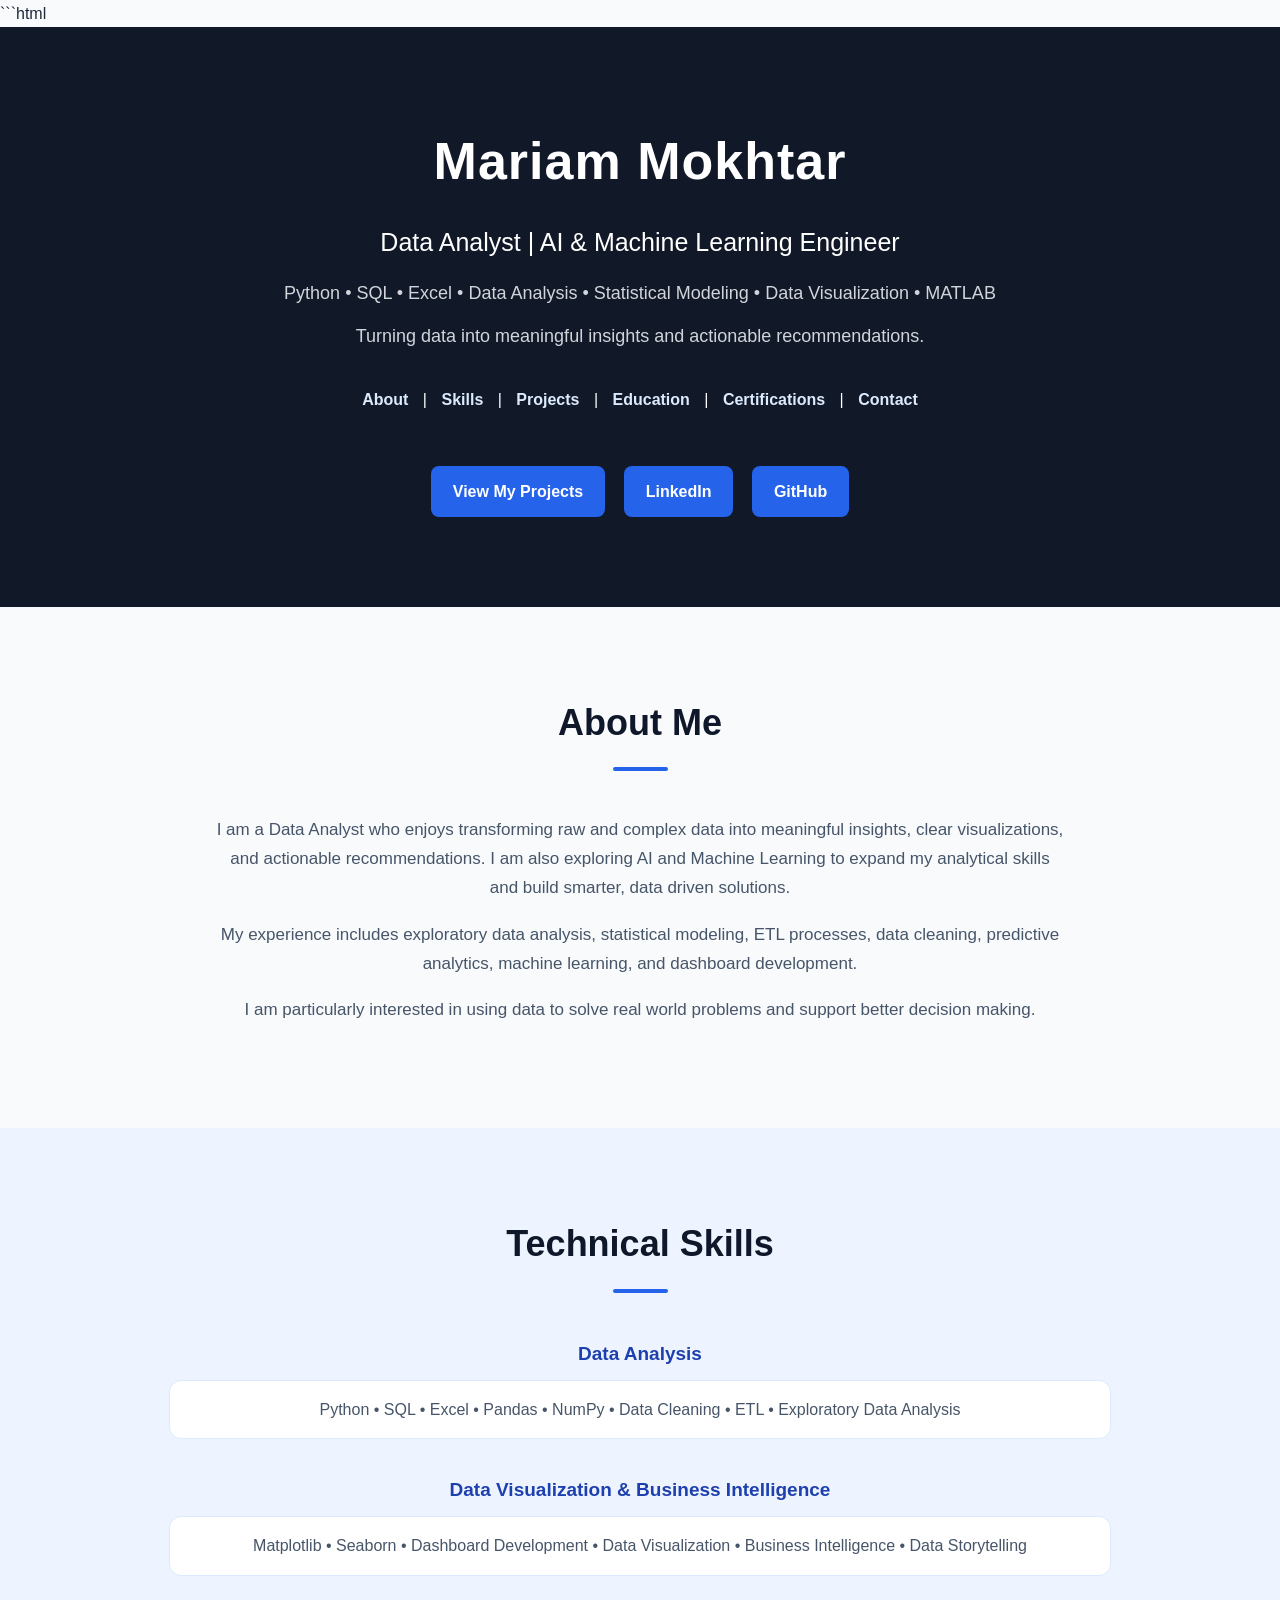
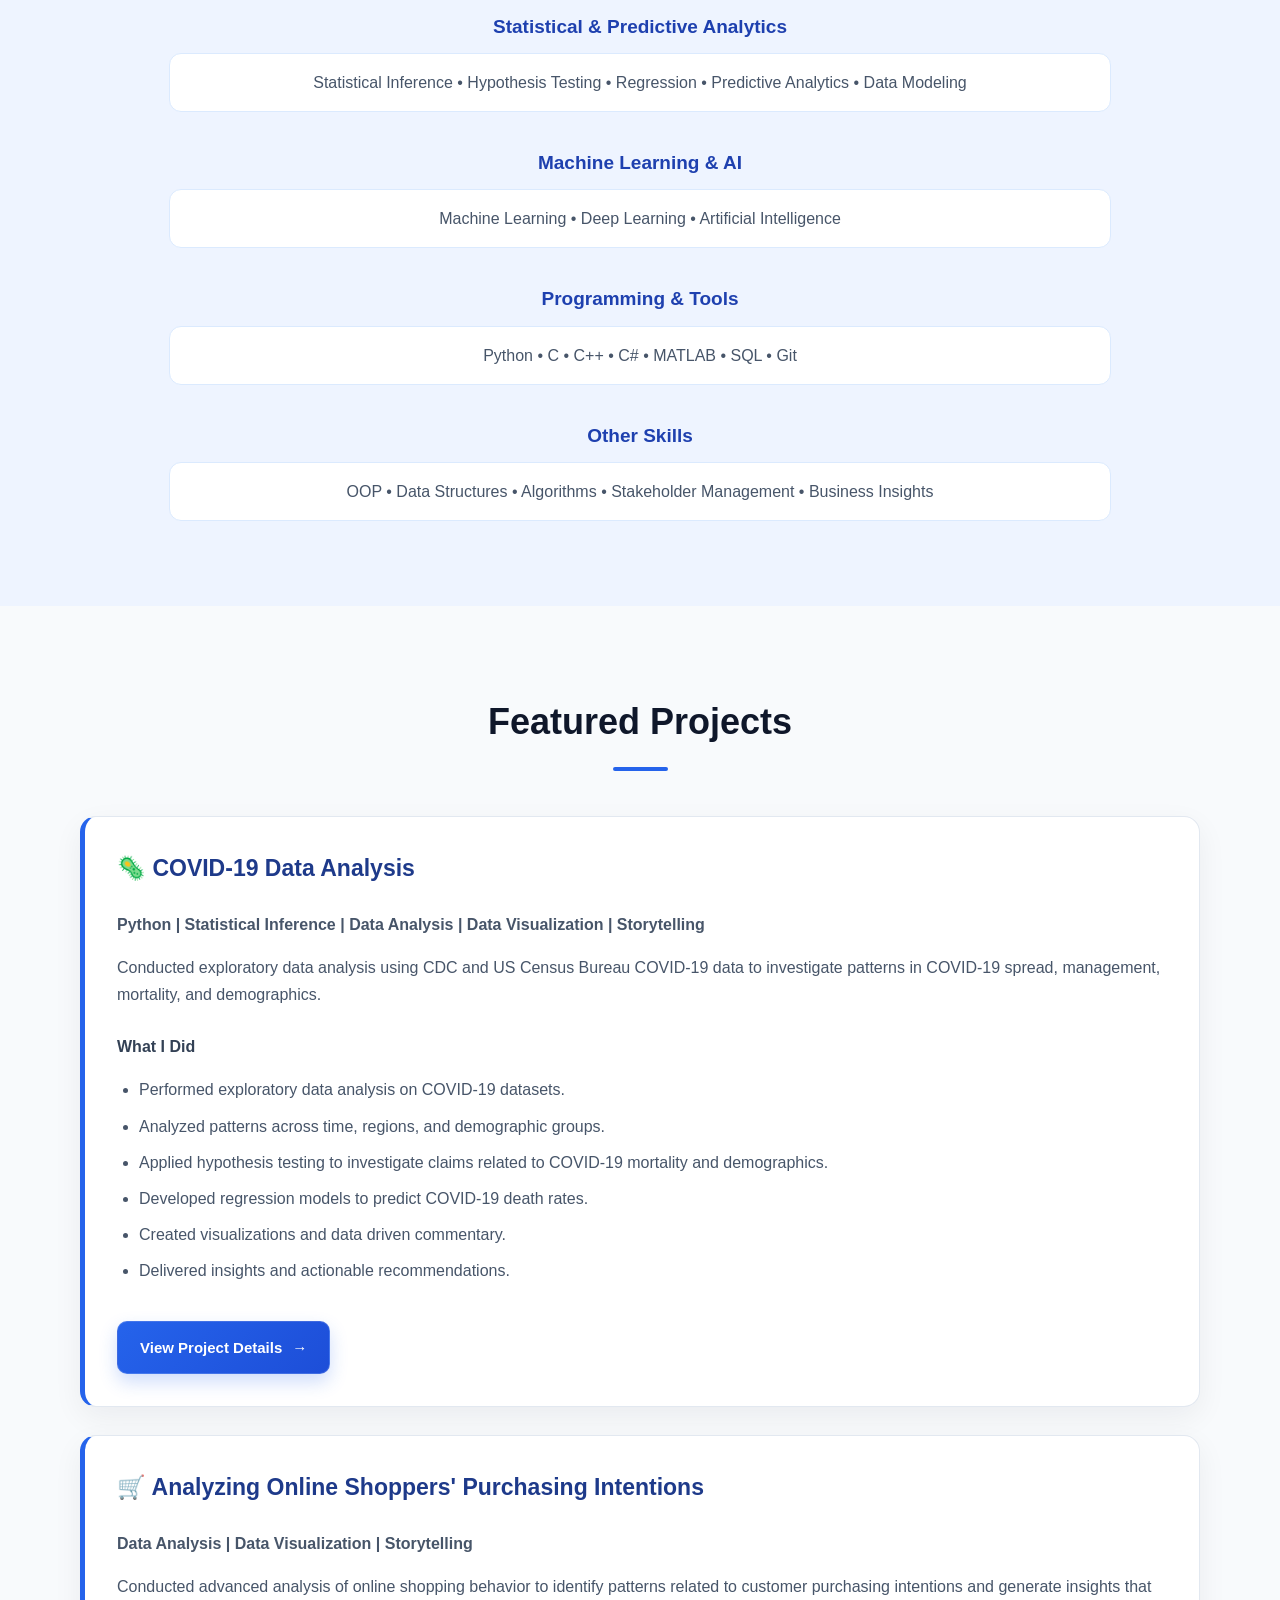
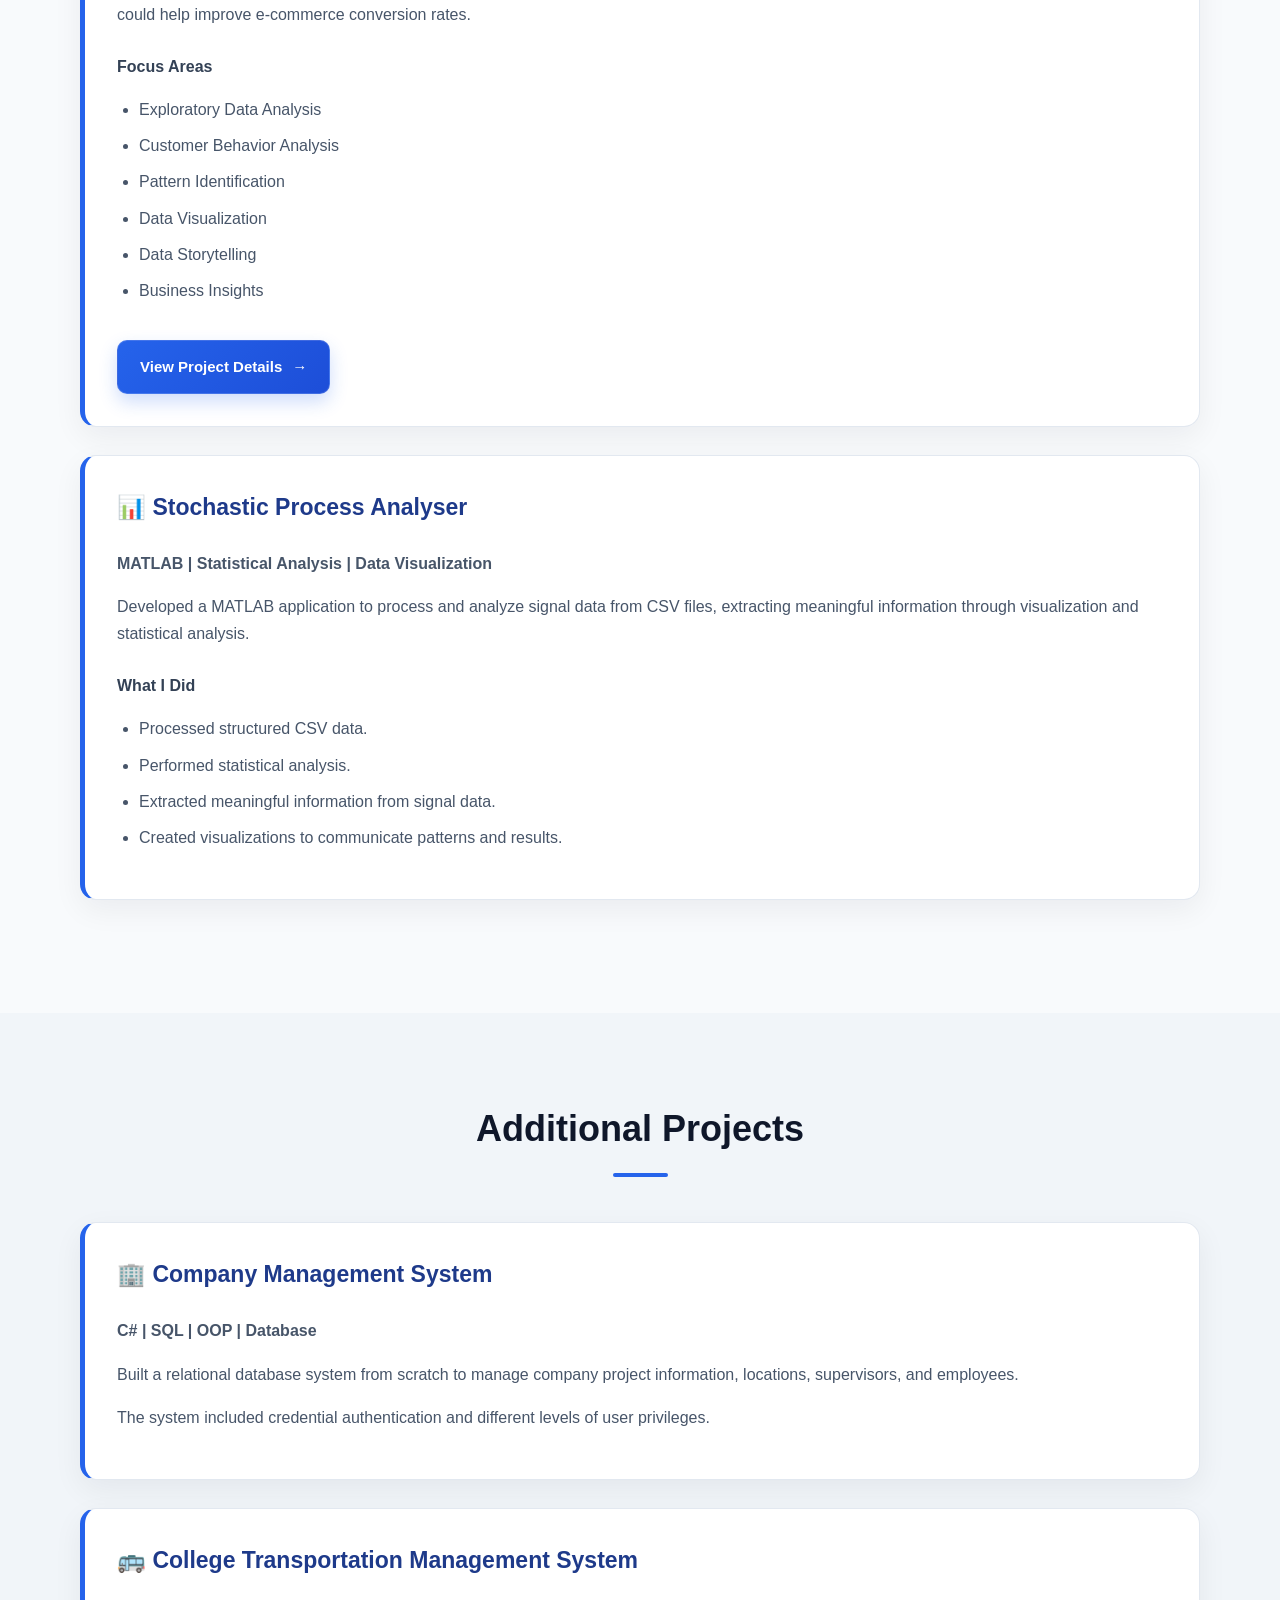
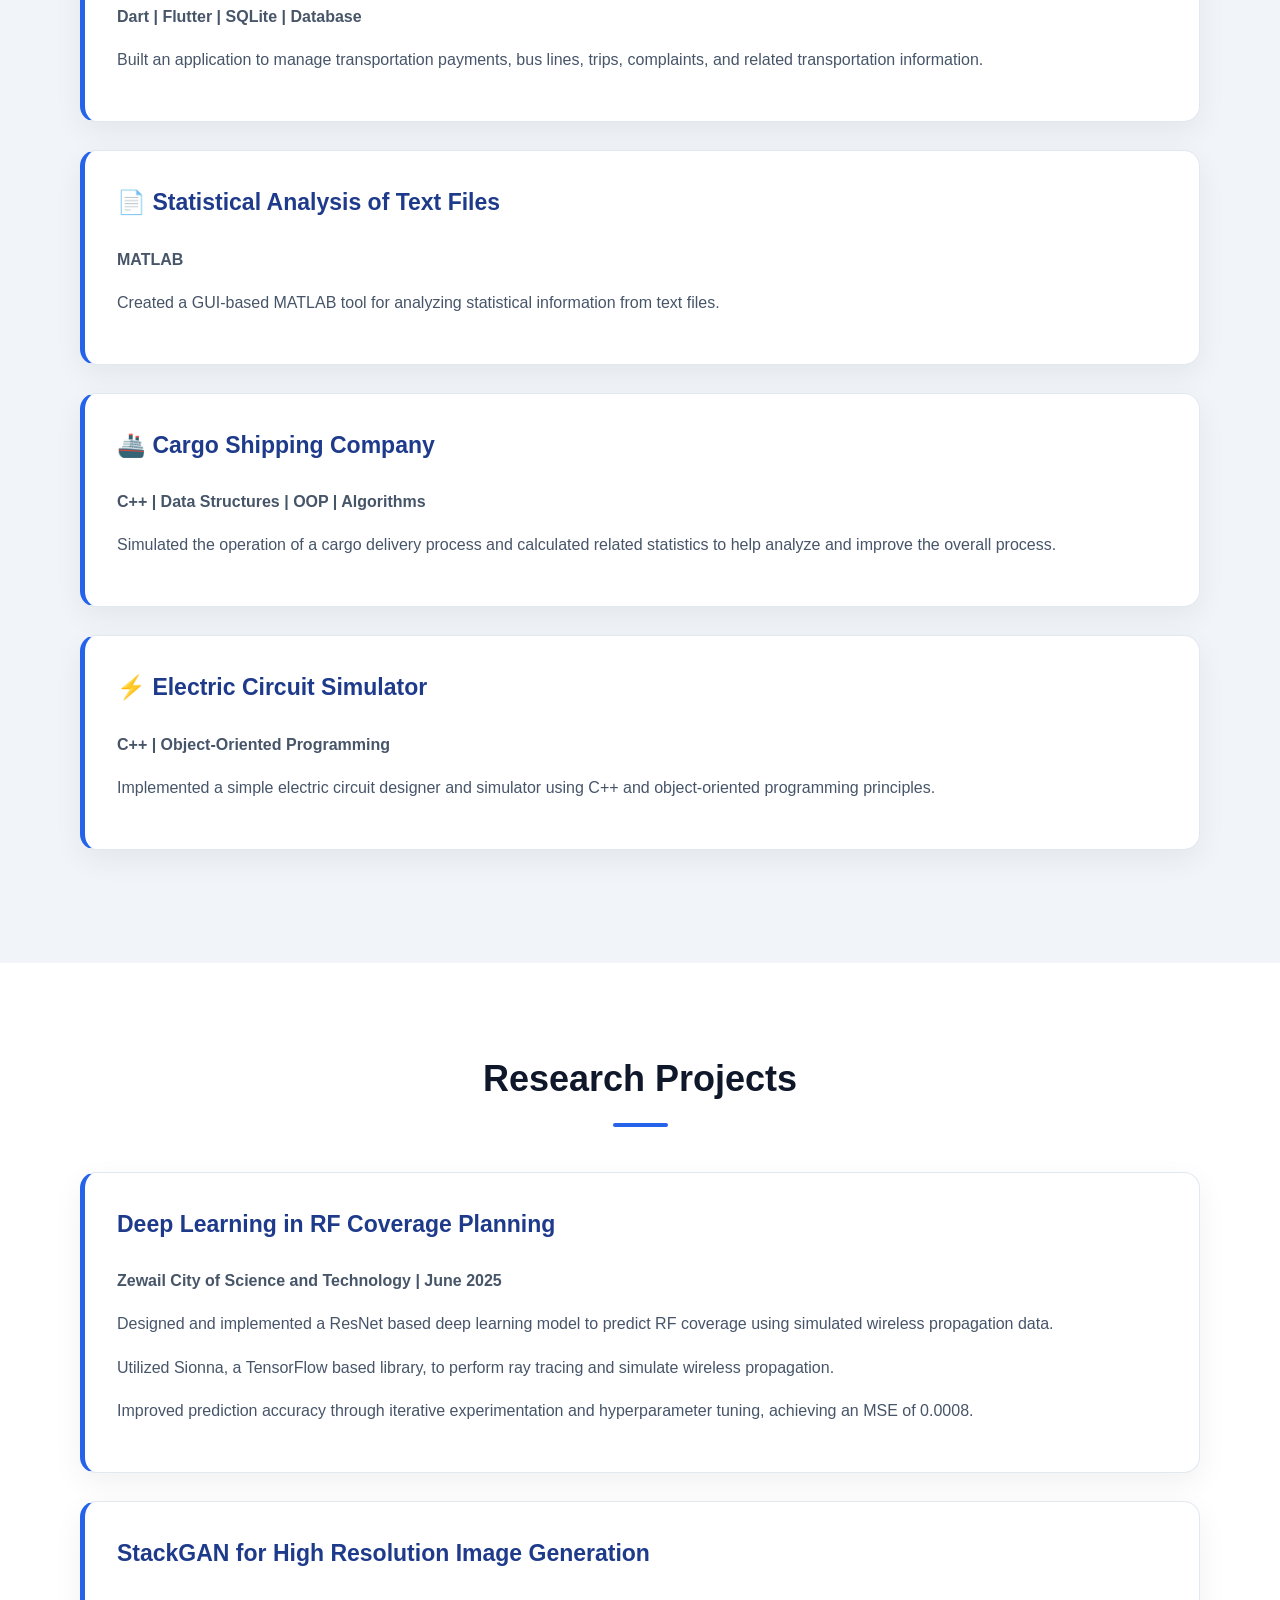
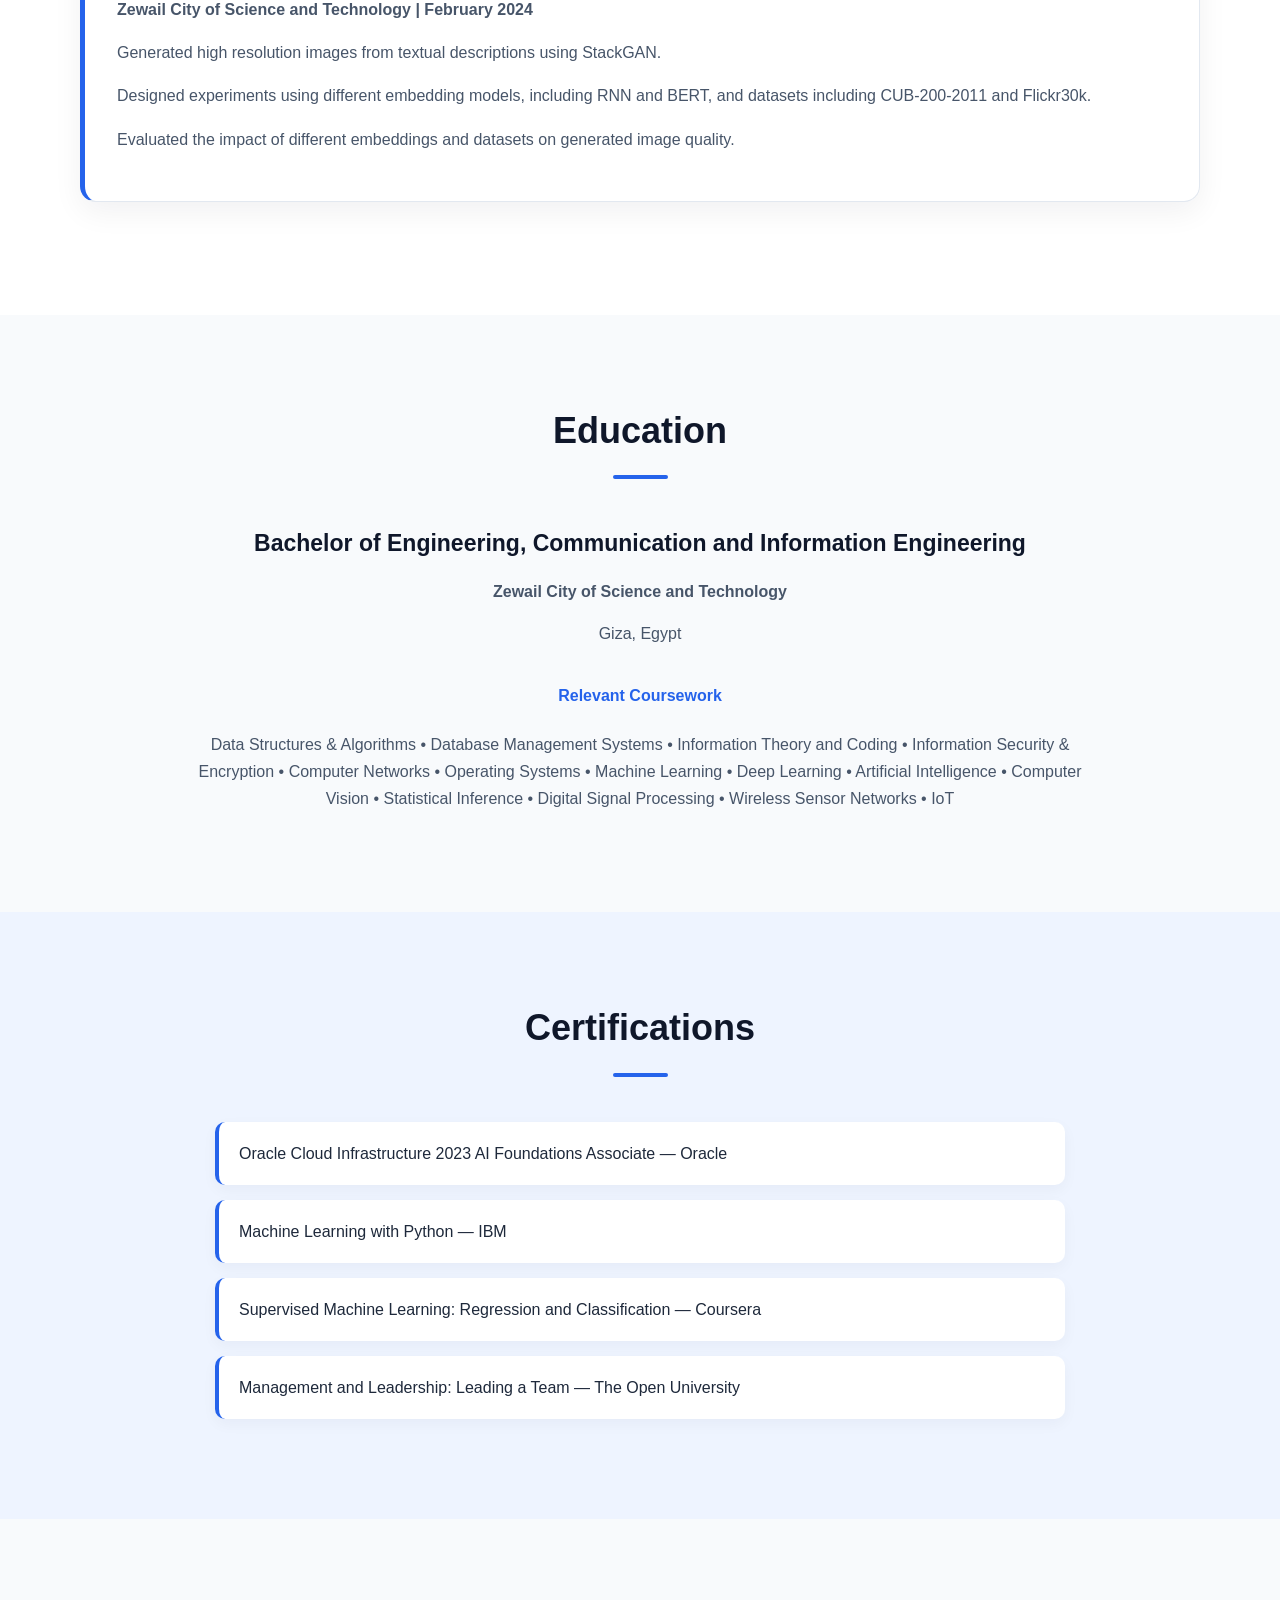
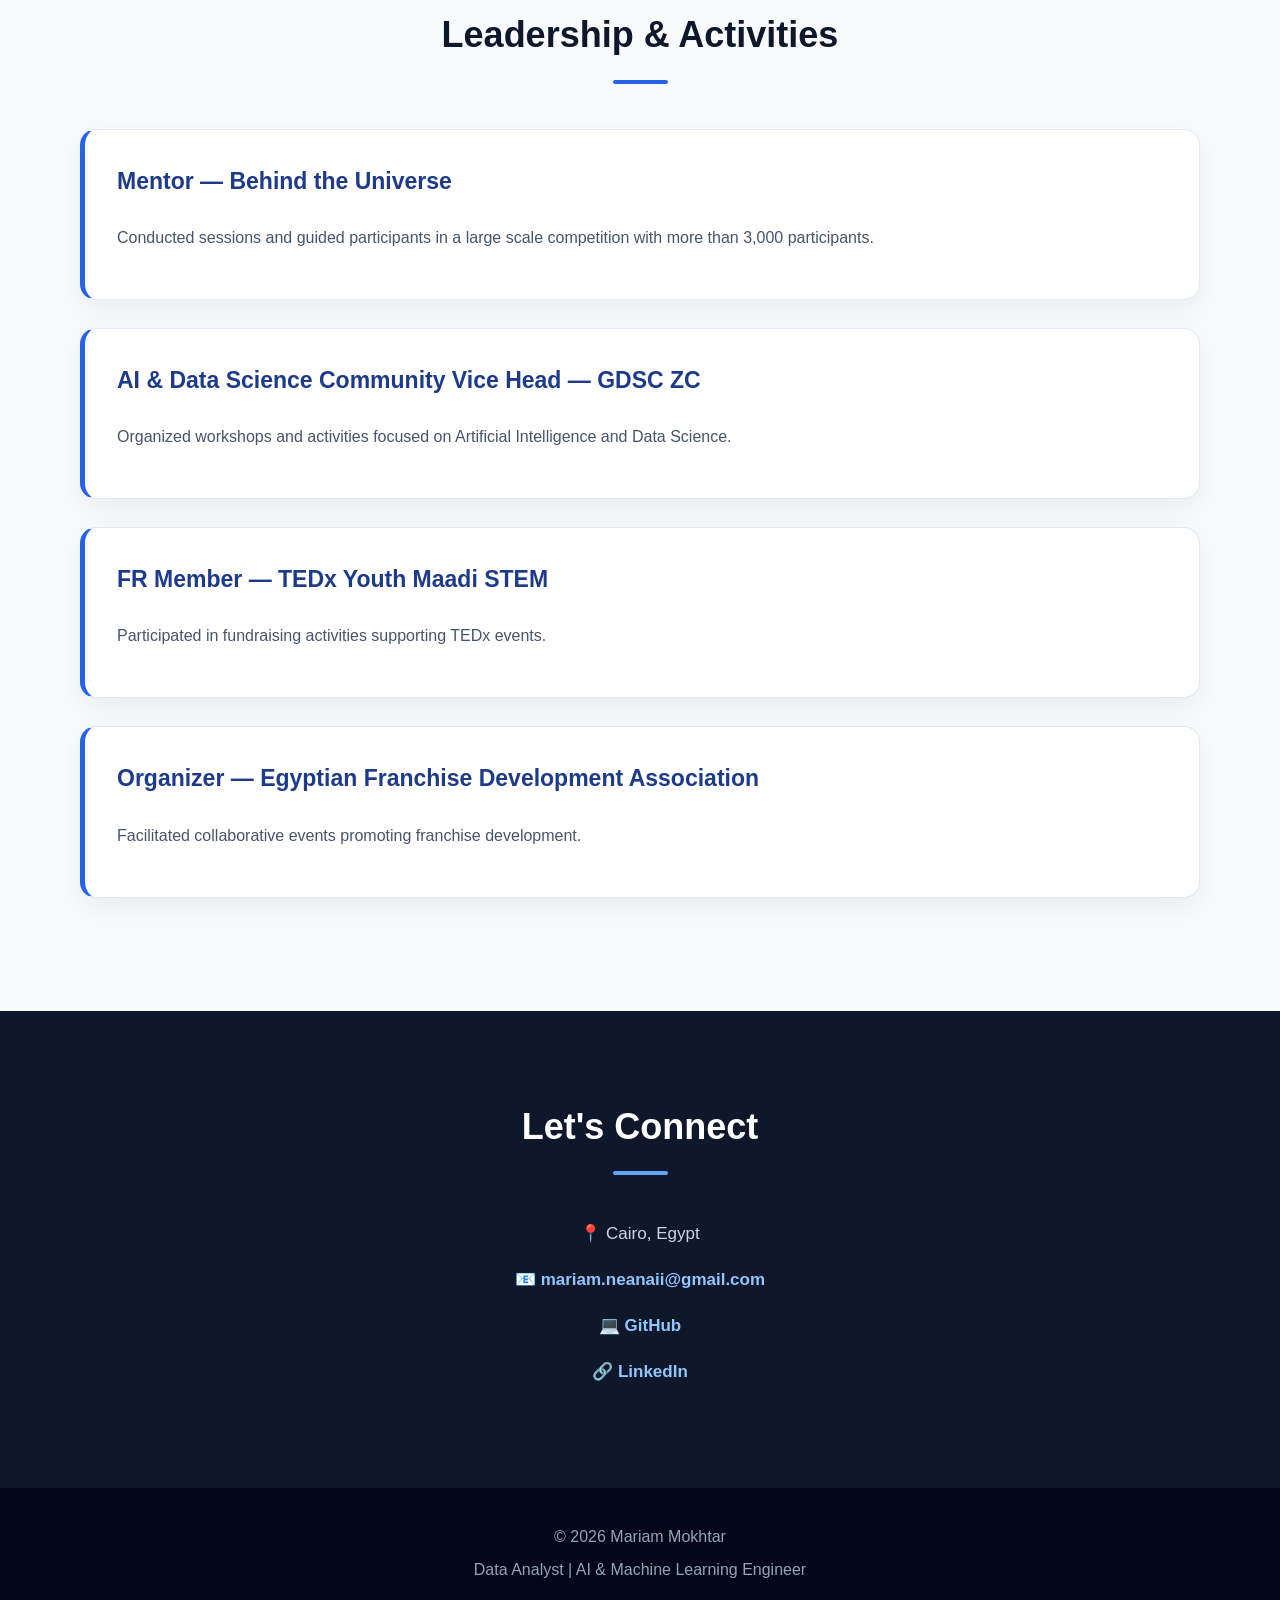
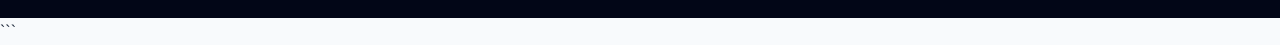
<file: index.html>
```html
<!DOCTYPE html>
<html lang="en">

<head>
  <meta charset="UTF-8">
  <meta name="viewport" content="width=device-width, initial-scale=1.0">

  <title>Mariam Mokhtar | Data Analyst Portfolio</title>
  <link rel="stylesheet" href="style.css">

  <meta
    name="description"
    content="Mariam Mokhtar's portfolio - Data Analyst."
  >
</head>

<body>

  <!-- =========================
       HEADER
  ========================== -->

  <header>

    <h1>Mariam Mokhtar</h1>

    <h2>
      Data Analyst | AI & Machine Learning Engineer
    </h2>

    <p>
      Python • SQL • Excel • Data Analysis • Statistical Modeling •
      Data Visualization • MATLAB
    </p>

    <p>
      Turning data into meaningful insights and actionable recommendations.
    </p>

    <nav>
      <a href="#about">About</a> |
      <a href="#skills">Skills</a> |
      <a href="#projects">Projects</a> |
      <a href="#education">Education</a> |
      <a href="#certifications">Certifications</a> |
      <a href="#contact">Contact</a>
    </nav>

    <br>

    <a href="#projects">View My Projects</a>

    <a
      href="https://www.linkedin.com/in/mariam-mokhtar-a50455157/"
      target="_blank"
      rel="noopener noreferrer"
    >
      LinkedIn
    </a>

    <a
      href="https://github.com/Mariam-Neanaii"
      target="_blank"
      rel="noopener noreferrer"
    >
      GitHub
    </a>

  </header>


  <hr>


  <!-- =========================
       ABOUT
  ========================== -->

  <section id="about">

    <h2>About Me</h2>

    <p>
      I am a Data Analyst who enjoys transforming raw and complex data into 
      meaningful insights, clear visualizations, and actionable recommendations.
      I am also exploring AI and Machine Learning to expand my analytical
      skills and build smarter, data driven solutions.
    </p>

    <p>
      My experience includes exploratory data analysis, statistical modeling,
      ETL processes, data cleaning, predictive analytics, machine learning,
      and dashboard development.
    </p>

    <p>
      I am particularly interested in using data to solve real world problems
      and support better decision making.
    </p>

  </section>


  <hr>


  <!-- =========================
       SKILLS
  ========================== -->

  <section id="skills">

    <h2>Technical Skills</h2>


    <h3>Data Analysis</h3>

    <p>
      Python • SQL • Excel • Pandas • NumPy • Data Cleaning •
      ETL • Exploratory Data Analysis
    </p>


    <h3>Data Visualization & Business Intelligence</h3>

    <p>
      Matplotlib • Seaborn • Dashboard Development •
      Data Visualization • Business Intelligence • Data Storytelling
    </p>


    <h3>Statistical & Predictive Analytics</h3>

    <p>
      Statistical Inference • Hypothesis Testing • Regression •
      Predictive Analytics • Data Modeling
    </p>


    <h3>Machine Learning & AI</h3>

    <p>
      Machine Learning • Deep Learning • Artificial Intelligence
    </p>


    <h3>Programming & Tools</h3>

    <p>
      Python • C • C++ • C# • MATLAB • SQL • Git
    </p>


    <h3>Other Skills</h3>

    <p>
      OOP • Data Structures • Algorithms • Stakeholder Management •
      Business Insights
    </p>

  </section>


  <hr>


  <!-- =========================
       FEATURED PROJECTS
  ========================== -->

  <section id="projects">

    <h2>Featured Projects</h2>


    <!-- COVID PROJECT -->

    <article>

      <h3>🦠 COVID-19 Data Analysis</h3>

      <p>
        <strong>
          Python | Statistical Inference | Data Analysis |
          Data Visualization | Storytelling
        </strong>
      </p>

      <p>
        Conducted exploratory data analysis using CDC and US Census Bureau
        COVID-19 data to investigate patterns in COVID-19 spread,
        management, mortality, and demographics.
      </p>

      <h4>What I Did</h4>

      <ul>
        <li>Performed exploratory data analysis on COVID-19 datasets.</li>

        <li>
          Analyzed patterns across time, regions, and demographic groups.
        </li>

        <li>
          Applied hypothesis testing to investigate claims related
          to COVID-19 mortality and demographics.
        </li>

        <li>
          Developed regression models to predict COVID-19 death rates.
        </li>

        <li>
          Created visualizations and data driven commentary.
        </li>

        <li>
          Delivered insights and actionable recommendations.
        </li>
      </ul>

      <a href="covid-project.html" class="project-button">
        View Project Details
        <span>→</span>
      </a>

    </article>


    <hr>


    <!-- ONLINE SHOPPERS PROJECT -->

    <article>

      <h3>🛒 Analyzing Online Shoppers' Purchasing Intentions</h3>

      <p>
        <strong>
          Data Analysis | Data Visualization | Storytelling
        </strong>
      </p>

      <p>
        Conducted advanced analysis of online shopping behavior
        to identify patterns related to customer purchasing intentions
        and generate insights that could help improve e-commerce
        conversion rates.
      </p>

      <h4>Focus Areas</h4>

      <ul>
        <li>Exploratory Data Analysis</li>
        <li>Customer Behavior Analysis</li>
        <li>Pattern Identification</li>
        <li>Data Visualization</li>
        <li>Data Storytelling</li>
        <li>Business Insights</li>
      </ul>

      <a href="online-shoppers-project.html" class="project-button">
        View Project Details
        <span>→</span>
      </a>
      
    </article>


    <hr>


    <!-- STOCHASTIC PROCESS PROJECT -->

    <article>

      <h3>📊 Stochastic Process Analyser</h3>

      <p>
        <strong>
          MATLAB | Statistical Analysis | Data Visualization
        </strong>
      </p>

      <p>
        Developed a MATLAB application to process and analyze
        signal data from CSV files, extracting meaningful information
        through visualization and statistical analysis.
      </p>

      <h4>What I Did</h4>

      <ul>

        <li>
          Processed structured CSV data.
        </li>

        <li>
          Performed statistical analysis.
        </li>

        <li>
          Extracted meaningful information from signal data.
        </li>

        <li>
          Created visualizations to communicate patterns and results.
        </li>

      </ul>
      
    </article>

  </section>


  <hr>


  <!-- =========================
       ADDITIONAL PROJECTS
  ========================== -->

  <section id="additional-projects">

    <h2>Additional Projects</h2>


    <article>

      <h3>🏢 Company Management System</h3>

      <p>
        <strong>C# | SQL | OOP | Database</strong>
      </p>

      <p>
        Built a relational database system from scratch to manage
        company project information, locations, supervisors,
        and employees.
      </p>

      <p>
        The system included credential authentication and
        different levels of user privileges.
      </p>

    </article>


    <article>

      <h3>🚌 College Transportation Management System</h3>

      <p>
        <strong>Dart | Flutter | SQLite | Database</strong>
      </p>

      <p>
        Built an application to manage transportation payments,
        bus lines, trips, complaints, and related transportation
        information.
      </p>

    </article>


    <article>

      <h3>📄 Statistical Analysis of Text Files</h3>

      <p>
        <strong>MATLAB</strong>
      </p>

      <p>
        Created a GUI-based MATLAB tool for analyzing statistical
        information from text files.
      </p>

    </article>


    <article>

      <h3>🚢 Cargo Shipping Company</h3>

      <p>
        <strong>C++ | Data Structures | OOP | Algorithms</strong>
      </p>

      <p>
        Simulated the operation of a cargo delivery process and
        calculated related statistics to help analyze and improve
        the overall process.
      </p>

    </article>


    <article>

      <h3>⚡ Electric Circuit Simulator</h3>

      <p>
        <strong>C++ | Object-Oriented Programming</strong>
      </p>

      <p>
        Implemented a simple electric circuit designer and simulator
        using C++ and object-oriented programming principles.
      </p>

    </article>

  </section>


  <hr>


  <!-- =========================
       RESEARCH
  ========================== -->

  <section id="research">

    <h2>Research Projects</h2>


    <article>

      <h3>Deep Learning in RF Coverage Planning</h3>

      <p>
        <strong>Zewail City of Science and Technology | June 2025</strong>
      </p>

      <p>
        Designed and implemented a ResNet based deep learning model
        to predict RF coverage using simulated wireless propagation data.
      </p>

      <p>
        Utilized Sionna, a TensorFlow based library, to perform ray tracing and
        simulate wireless propagation.
      </p>

      <p>
        Improved prediction accuracy through iterative experimentation
        and hyperparameter tuning, achieving an MSE of 0.0008.
      </p>

    </article>


    <article>

      <h3>StackGAN for High Resolution Image Generation</h3>

      <p>
        <strong>Zewail City of Science and Technology | February 2024</strong>
      </p>

      <p>
        Generated high resolution images from textual descriptions
        using StackGAN.
      </p>

      <p>
        Designed experiments using different embedding models,
        including RNN and BERT, and datasets including CUB-200-2011
        and Flickr30k.
      </p>

      <p>
        Evaluated the impact of different embeddings and datasets
        on generated image quality.
      </p>

    </article>

  </section>


  <hr>


  <!-- =========================
       EDUCATION
  ========================== -->

  <section id="education">

    <h2>Education</h2>

    <h3>
      Bachelor of Engineering, Communication and Information Engineering
    </h3>

    <p>
      <strong>
        Zewail City of Science and Technology
      </strong>
    </p>

    <p>
      Giza, Egypt
    </p>

    <h4>Relevant Coursework</h4>

    <p>
      Data Structures & Algorithms • Database Management Systems •
      Information Theory and Coding • Information Security &
      Encryption • Computer Networks • Operating Systems •
      Machine Learning • Deep Learning • Artificial Intelligence •
      Computer Vision • Statistical Inference • Digital Signal Processing •
      Wireless Sensor Networks • IoT
    </p>

  </section>


  <hr>


  <!-- =========================
       CERTIFICATIONS
  ========================== -->

  <section id="certifications">

    <h2>Certifications</h2>

    <ul>

      <li>
        Oracle Cloud Infrastructure 2023 AI Foundations Associate —
        Oracle
      </li>

      <li>
        Machine Learning with Python — IBM
      </li>

      <li>
        Supervised Machine Learning: Regression and Classification —
        Coursera
      </li>

      <li>
        Management and Leadership: Leading a Team —
        The Open University
      </li>

    </ul>

  </section>


  <hr>


  <!-- =========================
       LEADERSHIP & ACTIVITIES
  ========================== -->

  <section id="activities">

    <h2>Leadership & Activities</h2>


    <article>

      <h3>Mentor — Behind the Universe</h3>

      <p>
        Conducted sessions and guided participants in a
        large scale competition with more than 3,000 participants.
      </p>

    </article>


    <article>

      <h3>AI & Data Science Community Vice Head — GDSC ZC</h3>

      <p>
        Organized workshops and activities focused on Artificial
        Intelligence and Data Science.
      </p>

    </article>


    <article>

      <h3>FR Member — TEDx Youth Maadi STEM</h3>

      <p>
        Participated in fundraising activities supporting TEDx events.
      </p>

    </article>


    <article>

      <h3>Organizer — Egyptian Franchise Development Association</h3>

      <p>
        Facilitated collaborative events promoting franchise development.
      </p>

    </article>

  </section>


  <hr>


  <!-- =========================
       CONTACT
  ========================== -->

  <section id="contact">

    <h2>Let's Connect</h2>

    <p>
      📍 Cairo, Egypt
    </p>

    <p>
      📧
      <a href="mailto:mariam.neanaii@gmail.com">
        mariam.neanaii@gmail.com
      </a>
    </p>

    <p>
      💻
      <a
        href="https://github.com/Mariam-Neanaii"
        target="_blank"
        rel="noopener noreferrer"
      >
        GitHub
      </a>
    </p>

    <p>
      🔗
      <a
        href="https://www.linkedin.com/in/mariam-mokhtar-a50455157/"
        target="_blank"
        rel="noopener noreferrer"
      >
        LinkedIn
      </a>
    </p>

  </section>


  <hr>


  <!-- =========================
       FOOTER
  ========================== -->

  <footer>

    <p>
      © 2026 Mariam Mokhtar
    </p>

    <p>
      Data Analyst | AI & Machine Learning Engineer
    </p>

  </footer>


</body>

</html>
```
</file>
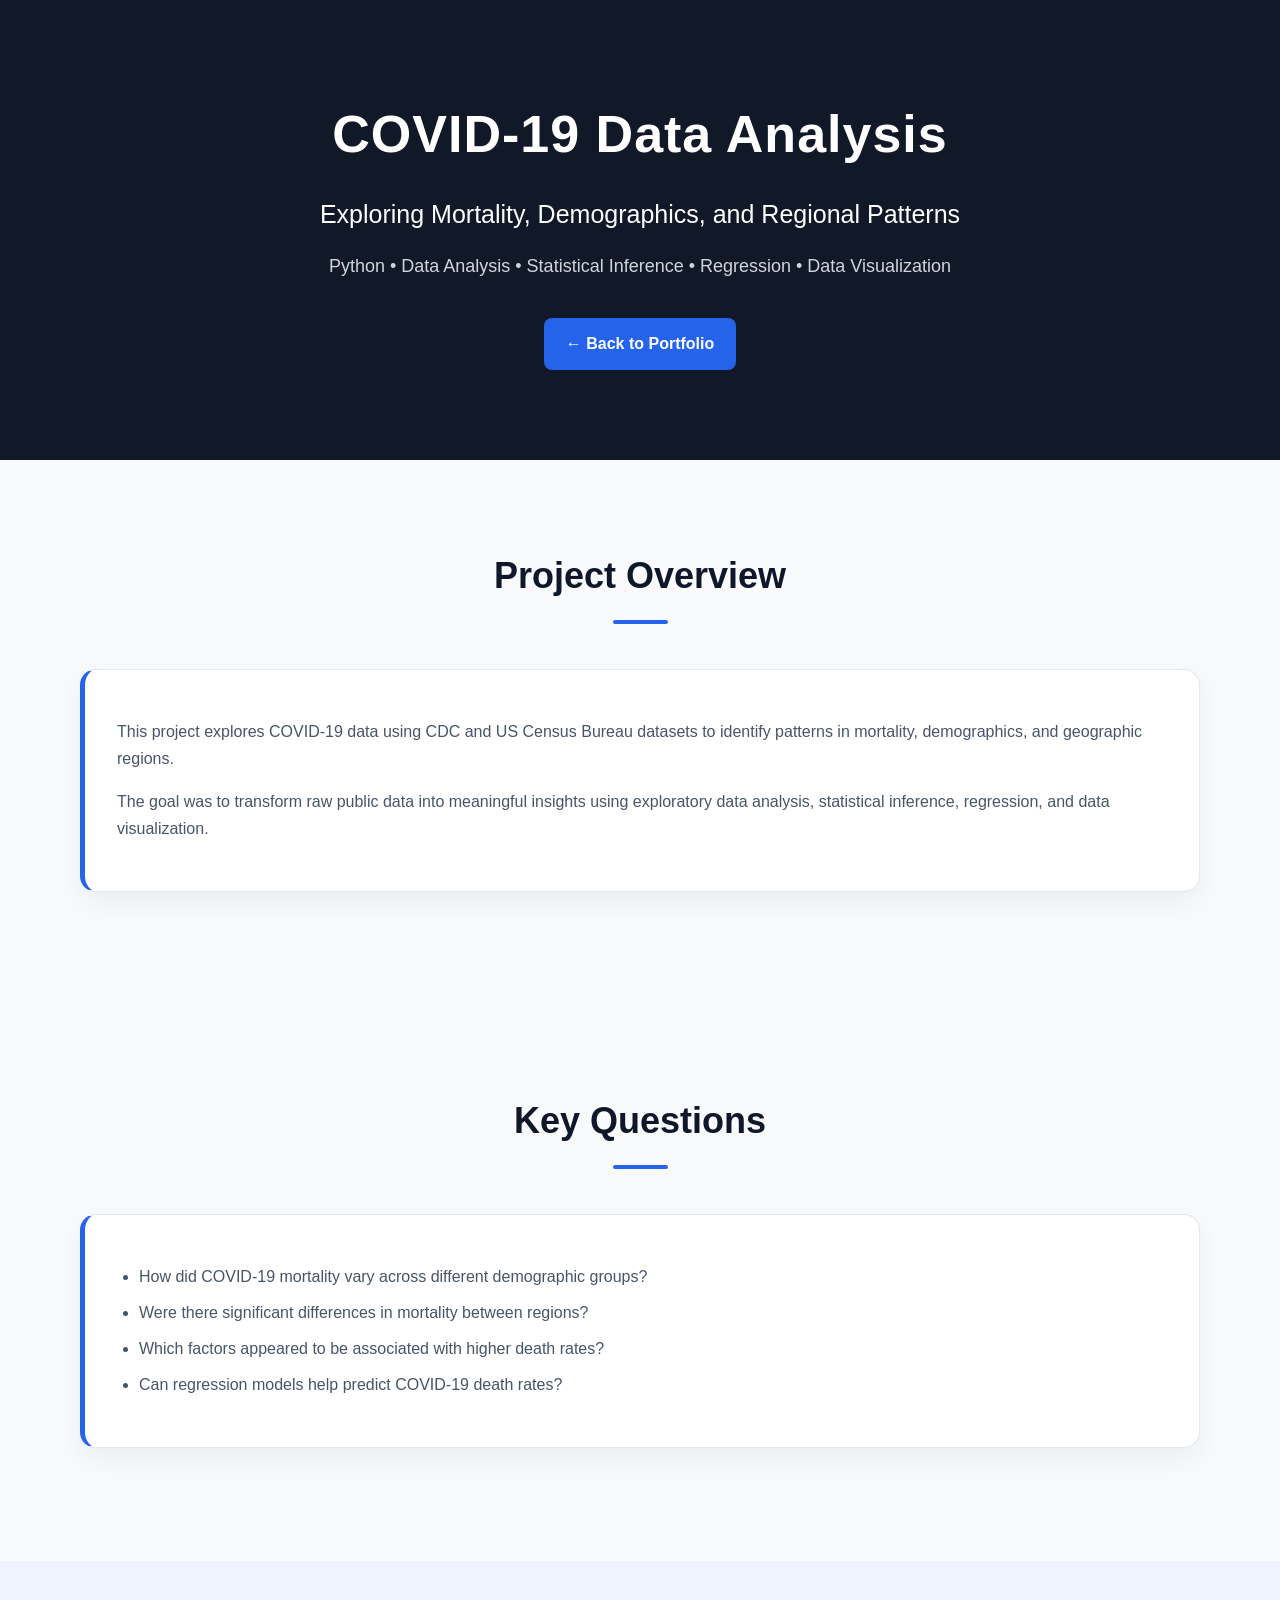
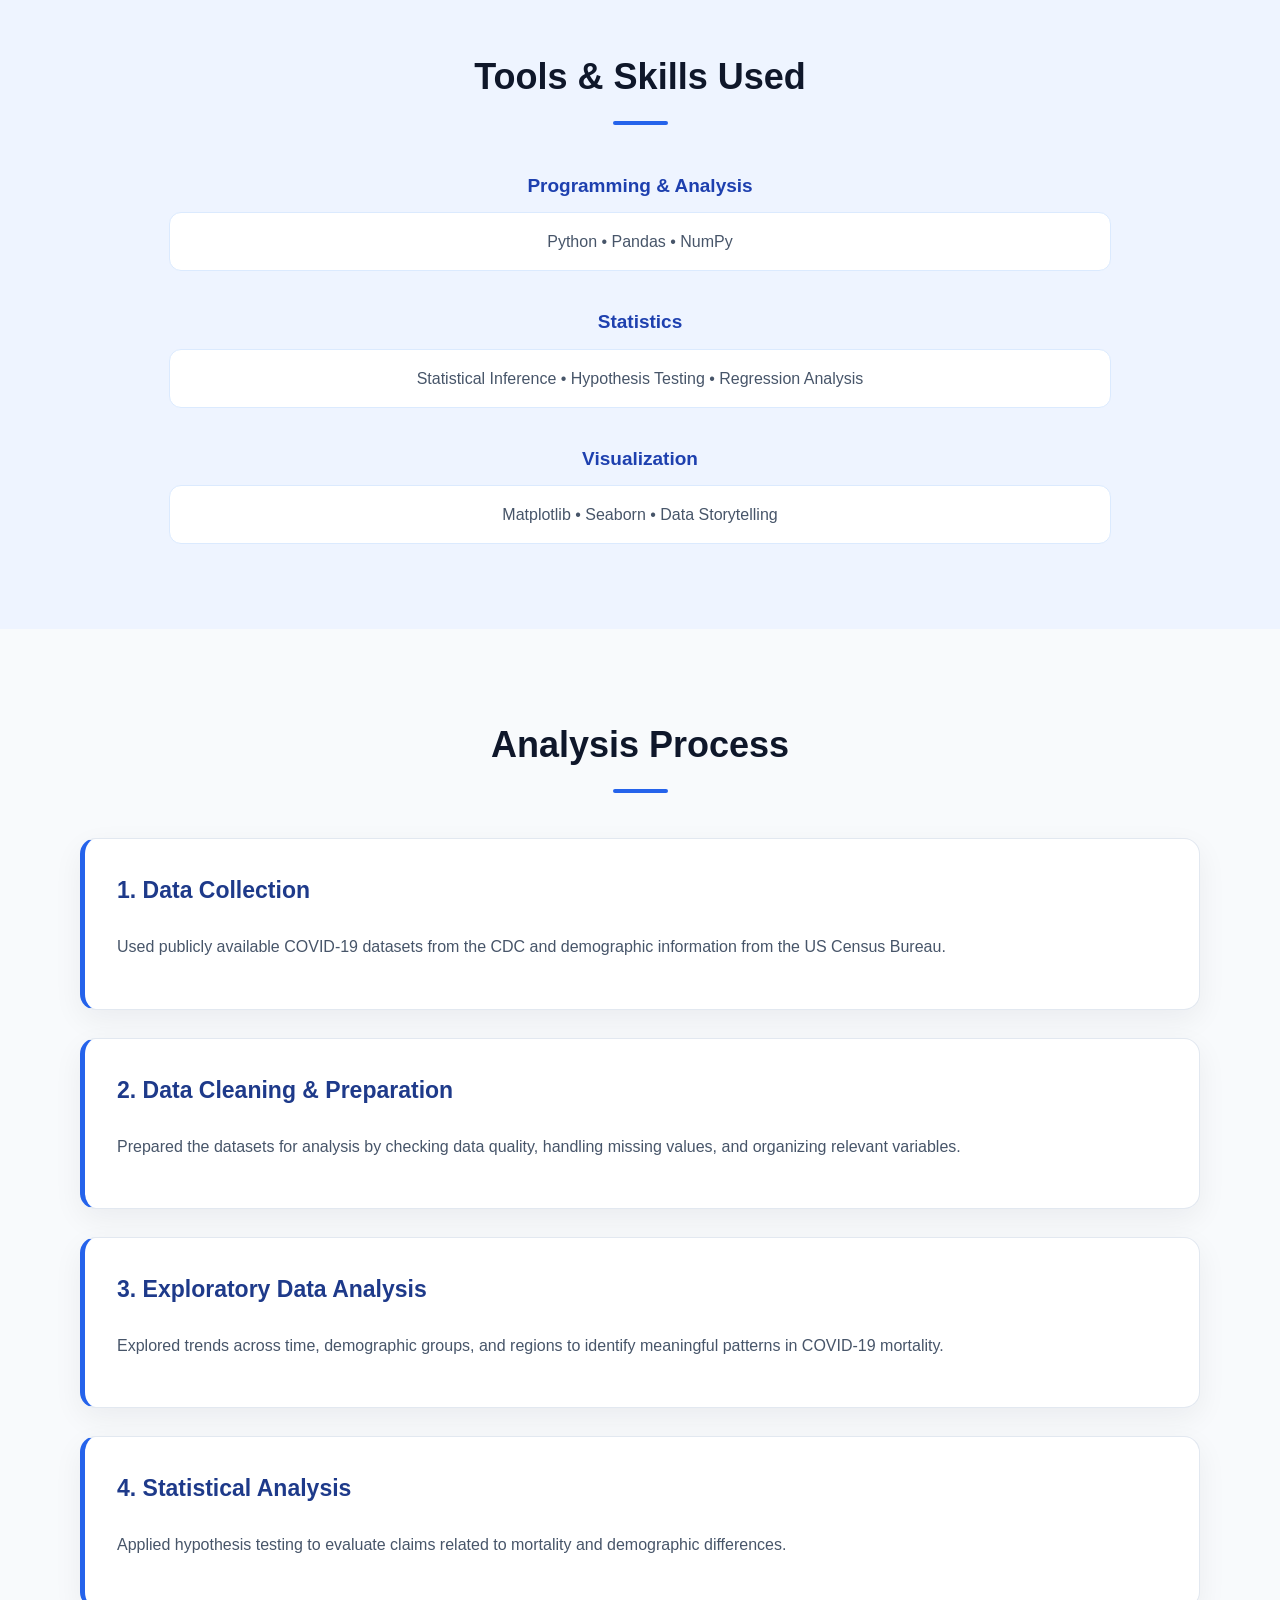
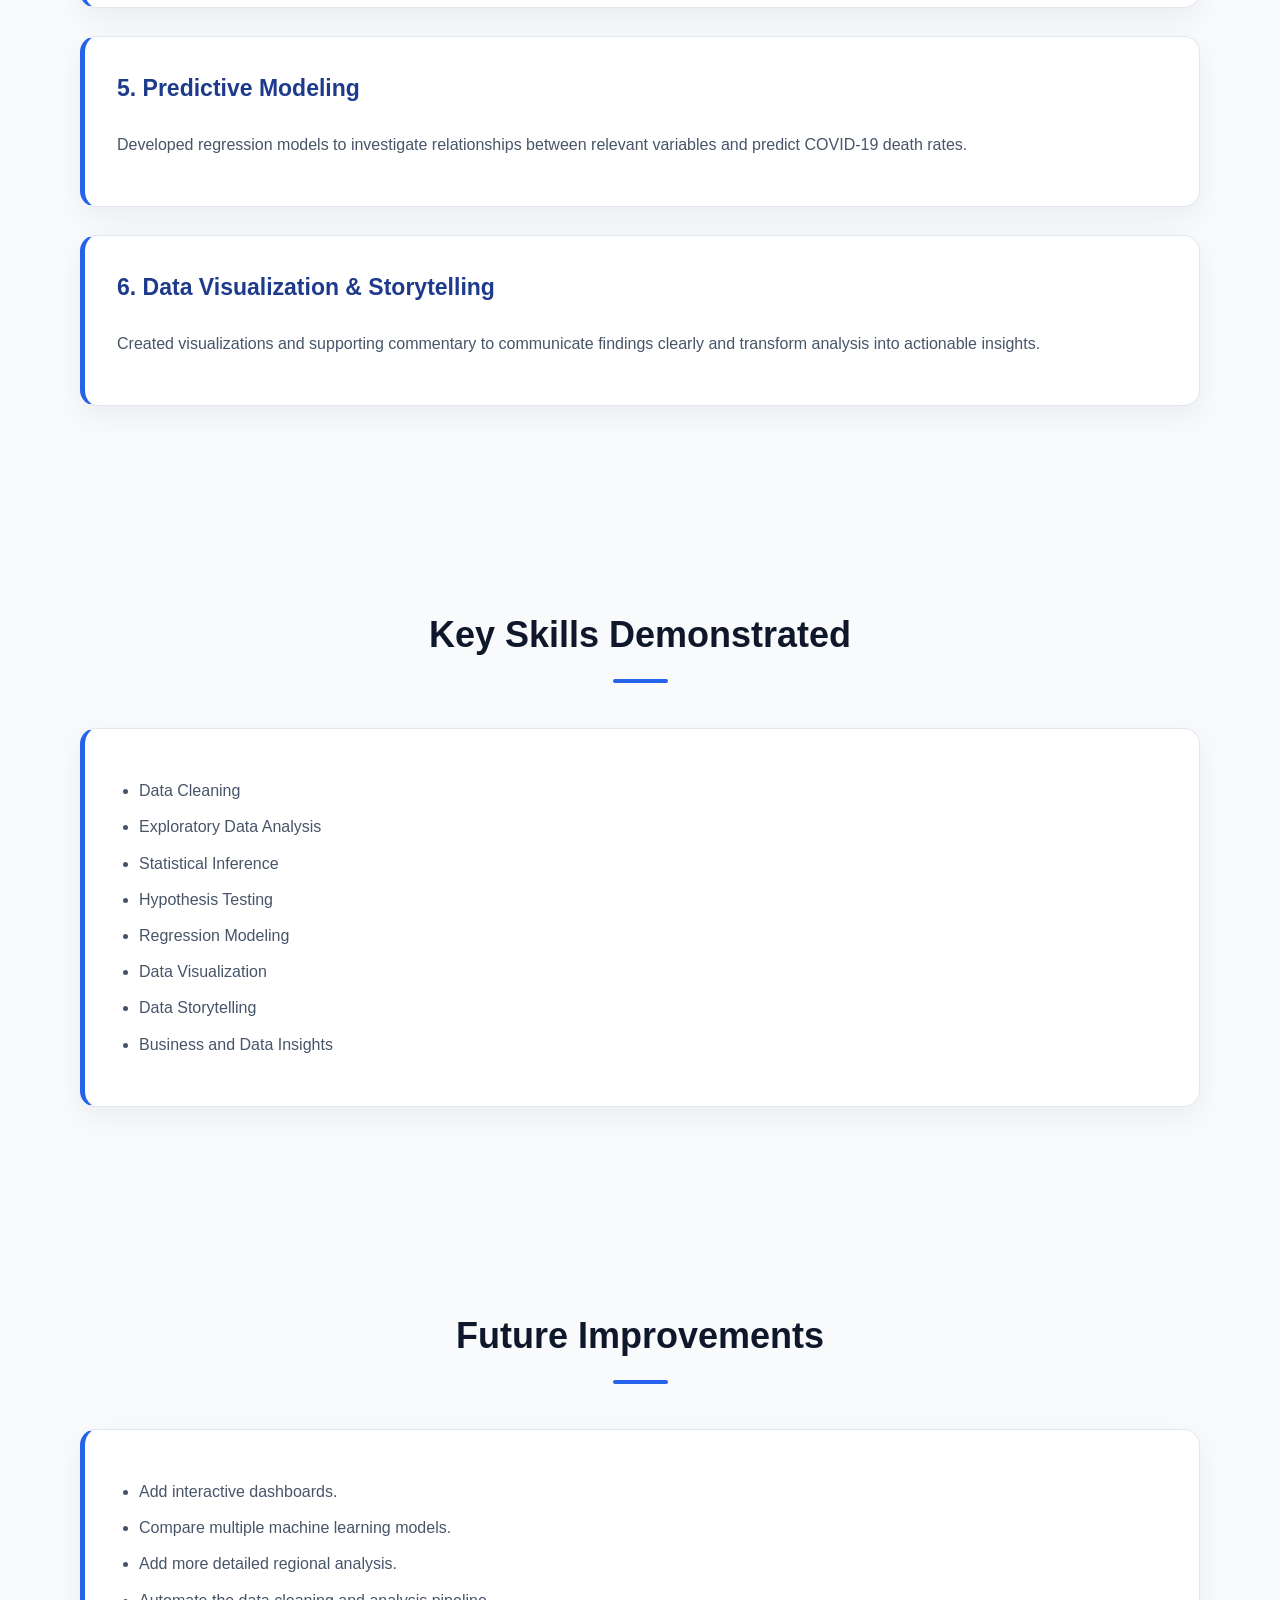
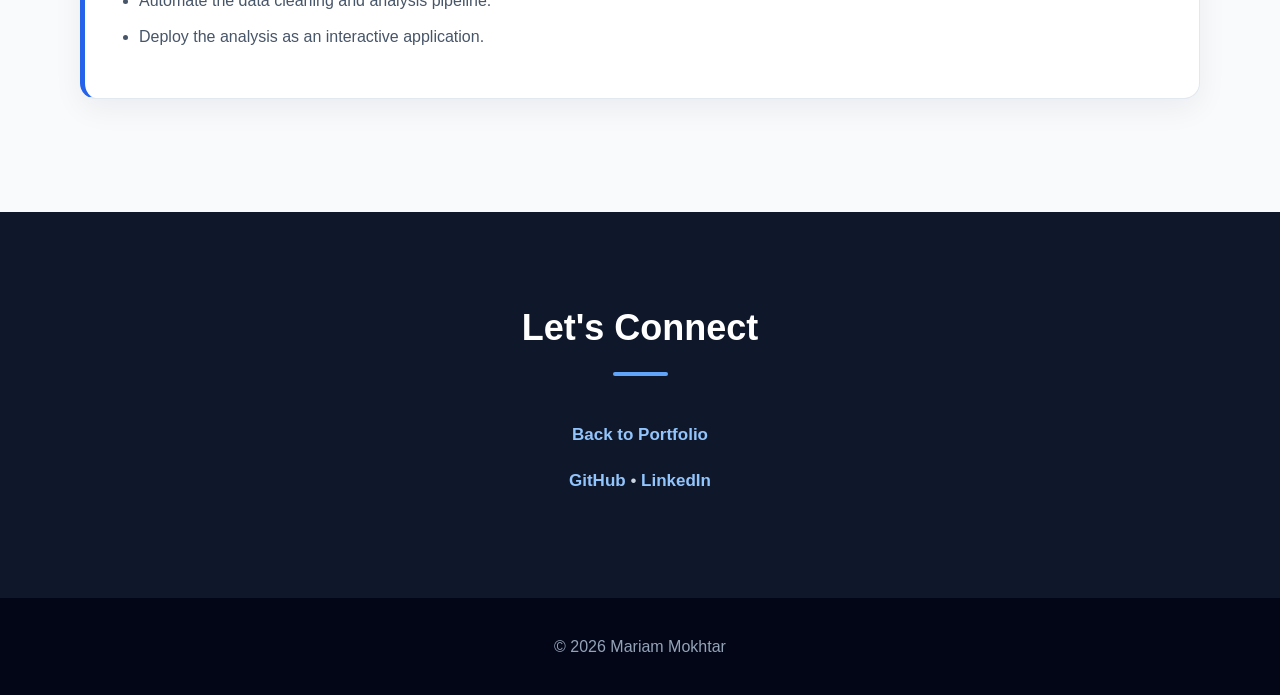
<file: covid-project.html>
<!DOCTYPE html>
<html lang="en">

<head>
  <meta charset="UTF-8">
  <meta name="viewport" content="width=device-width, initial-scale=1.0">

  <title>COVID-19 Data Analysis | Mariam Mokhtar</title>

  <link rel="stylesheet" href="style.css">
</head>

<body>

  <header>
    <h1>COVID-19 Data Analysis</h1>

    <h2>Exploring Mortality, Demographics, and Regional Patterns</h2>

    <p>
      Python • Data Analysis • Statistical Inference • Regression •
      Data Visualization
    </p>

    <a href="index.html">← Back to Portfolio</a>
  </header>


  <section>

    <h2>Project Overview</h2>

    <article>
      <p>
        This project explores COVID-19 data using CDC and US Census Bureau
        datasets to identify patterns in mortality, demographics, and
        geographic regions.
      </p>

      <p>
        The goal was to transform raw public data into meaningful insights
        using exploratory data analysis, statistical inference, regression,
        and data visualization.
      </p>
    </article>

  </section>


  <section>

    <h2>Key Questions</h2>

    <article>

      <ul>
        <li>
          How did COVID-19 mortality vary across different demographic groups?
        </li>

        <li>
          Were there significant differences in mortality between regions?
        </li>

        <li>
          Which factors appeared to be associated with higher death rates?
        </li>

        <li>
          Can regression models help predict COVID-19 death rates?
        </li>
      </ul>

    </article>

  </section>


  <section id="skills">

    <h2>Tools & Skills Used</h2>

    <h3>Programming & Analysis</h3>

    <p>
      Python • Pandas • NumPy
    </p>

    <h3>Statistics</h3>

    <p>
      Statistical Inference • Hypothesis Testing • Regression Analysis
    </p>

    <h3>Visualization</h3>

    <p>
      Matplotlib • Seaborn • Data Storytelling
    </p>

  </section>


  <section>

    <h2>Analysis Process</h2>

    <article>

      <h3>1. Data Collection</h3>

      <p>
        Used publicly available COVID-19 datasets from the CDC and
        demographic information from the US Census Bureau.
      </p>

    </article>


    <article>

      <h3>2. Data Cleaning & Preparation</h3>

      <p>
        Prepared the datasets for analysis by checking data quality,
        handling missing values, and organizing relevant variables.
      </p>

    </article>


    <article>

      <h3>3. Exploratory Data Analysis</h3>

      <p>
        Explored trends across time, demographic groups, and regions
        to identify meaningful patterns in COVID-19 mortality.
      </p>

    </article>


    <article>

      <h3>4. Statistical Analysis</h3>

      <p>
        Applied hypothesis testing to evaluate claims related to
        mortality and demographic differences.
      </p>

    </article>


    <article>

      <h3>5. Predictive Modeling</h3>

      <p>
        Developed regression models to investigate relationships
        between relevant variables and predict COVID-19 death rates.
      </p>

    </article>


    <article>

      <h3>6. Data Visualization & Storytelling</h3>

      <p>
        Created visualizations and supporting commentary to communicate
        findings clearly and transform analysis into actionable insights.
      </p>

    </article>

  </section>


  <section>

    <h2>Key Skills Demonstrated</h2>

    <article>

      <ul>
        <li>Data Cleaning</li>
        <li>Exploratory Data Analysis</li>
        <li>Statistical Inference</li>
        <li>Hypothesis Testing</li>
        <li>Regression Modeling</li>
        <li>Data Visualization</li>
        <li>Data Storytelling</li>
        <li>Business and Data Insights</li>
      </ul>

    </article>

  </section>


  <section>

    <h2>Future Improvements</h2>

    <article>

      <ul>
        <li>Add interactive dashboards.</li>
        <li>Compare multiple machine learning models.</li>
        <li>Add more detailed regional analysis.</li>
        <li>Automate the data cleaning and analysis pipeline.</li>
        <li>Deploy the analysis as an interactive application.</li>
      </ul>

    </article>

  </section>


  <section id="contact">

    <h2>Let's Connect</h2>

    <p>
      <a href="index.html">Back to Portfolio</a>
    </p>

    <p>
      <a href="https://github.com/Mariam-Neanaii" target="_blank">
        GitHub
      </a>
      •
      <a
        href="https://www.linkedin.com/in/mariam-mokhtar-a50455157/"
        target="_blank"
      >
        LinkedIn
      </a>
    </p>

  </section>


  <footer>

    <p>© 2026 Mariam Mokhtar</p>

  </footer>

</body>

</html>
</file>
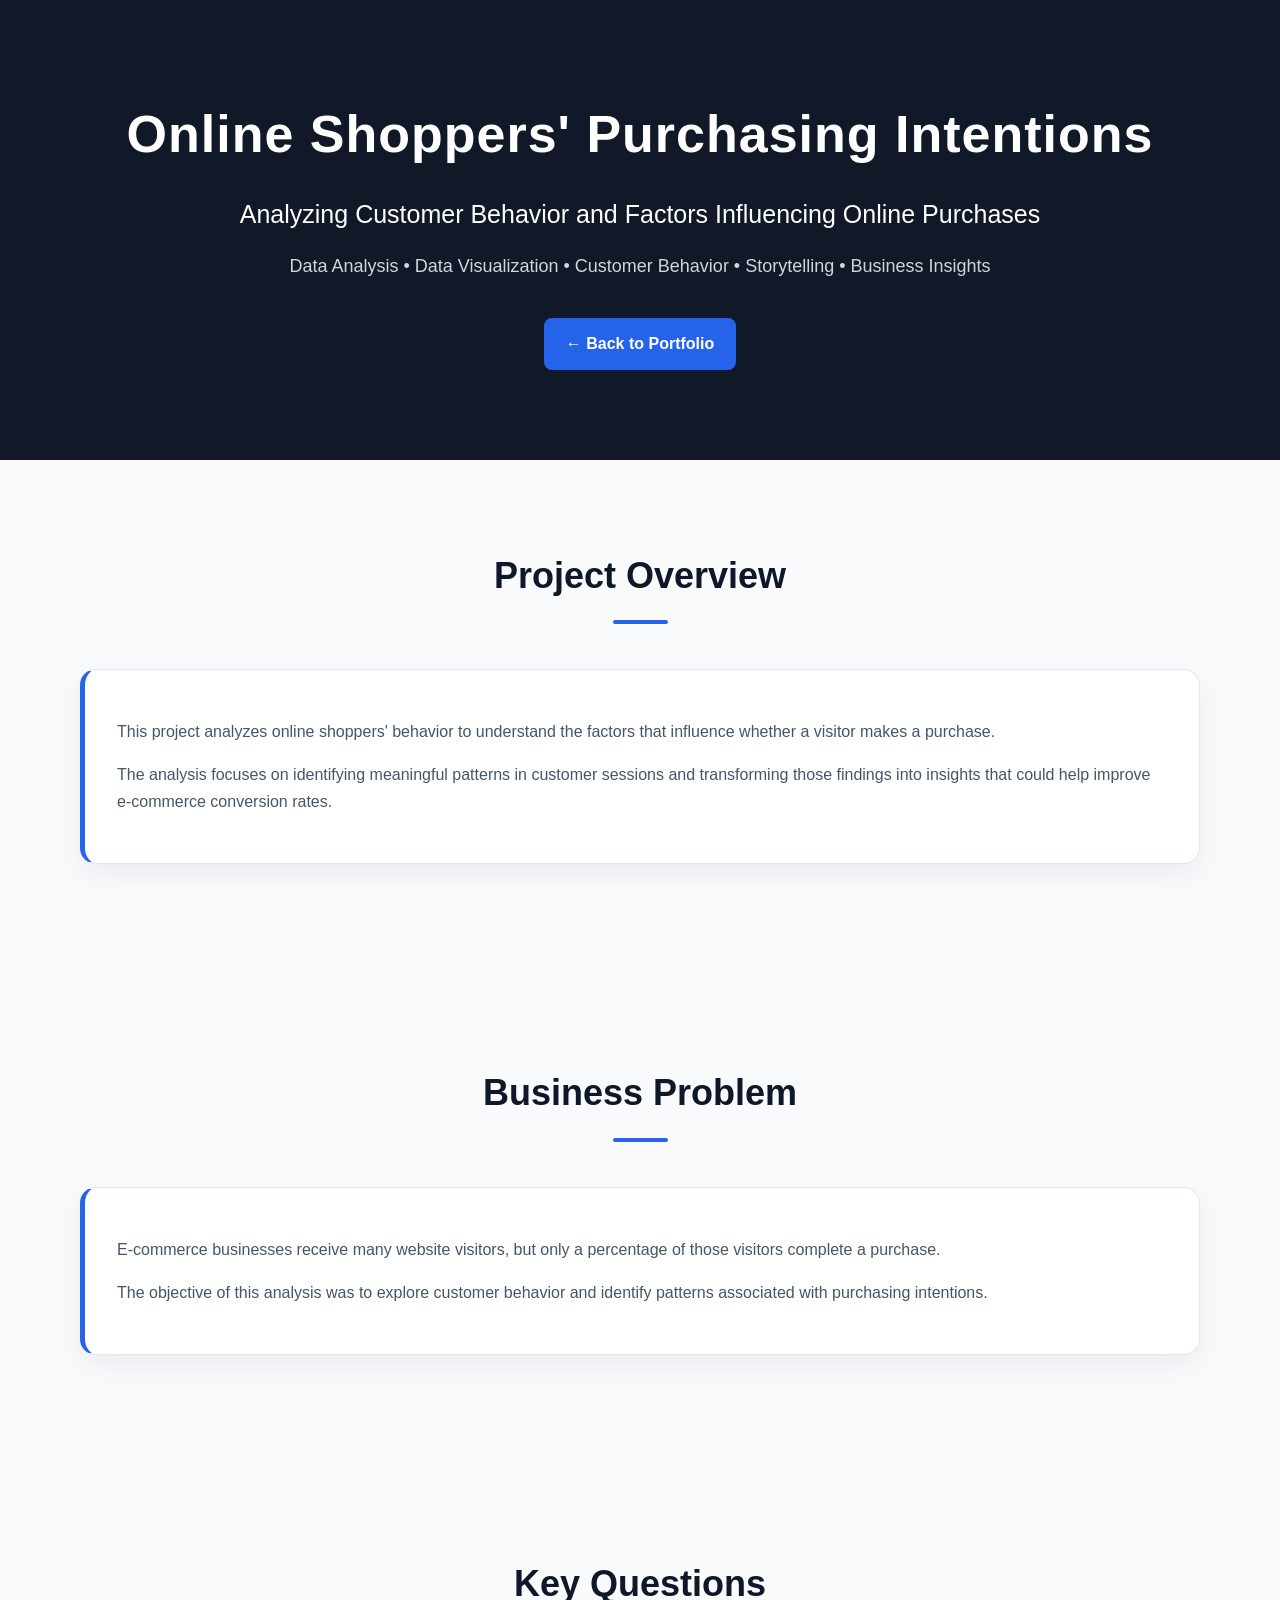
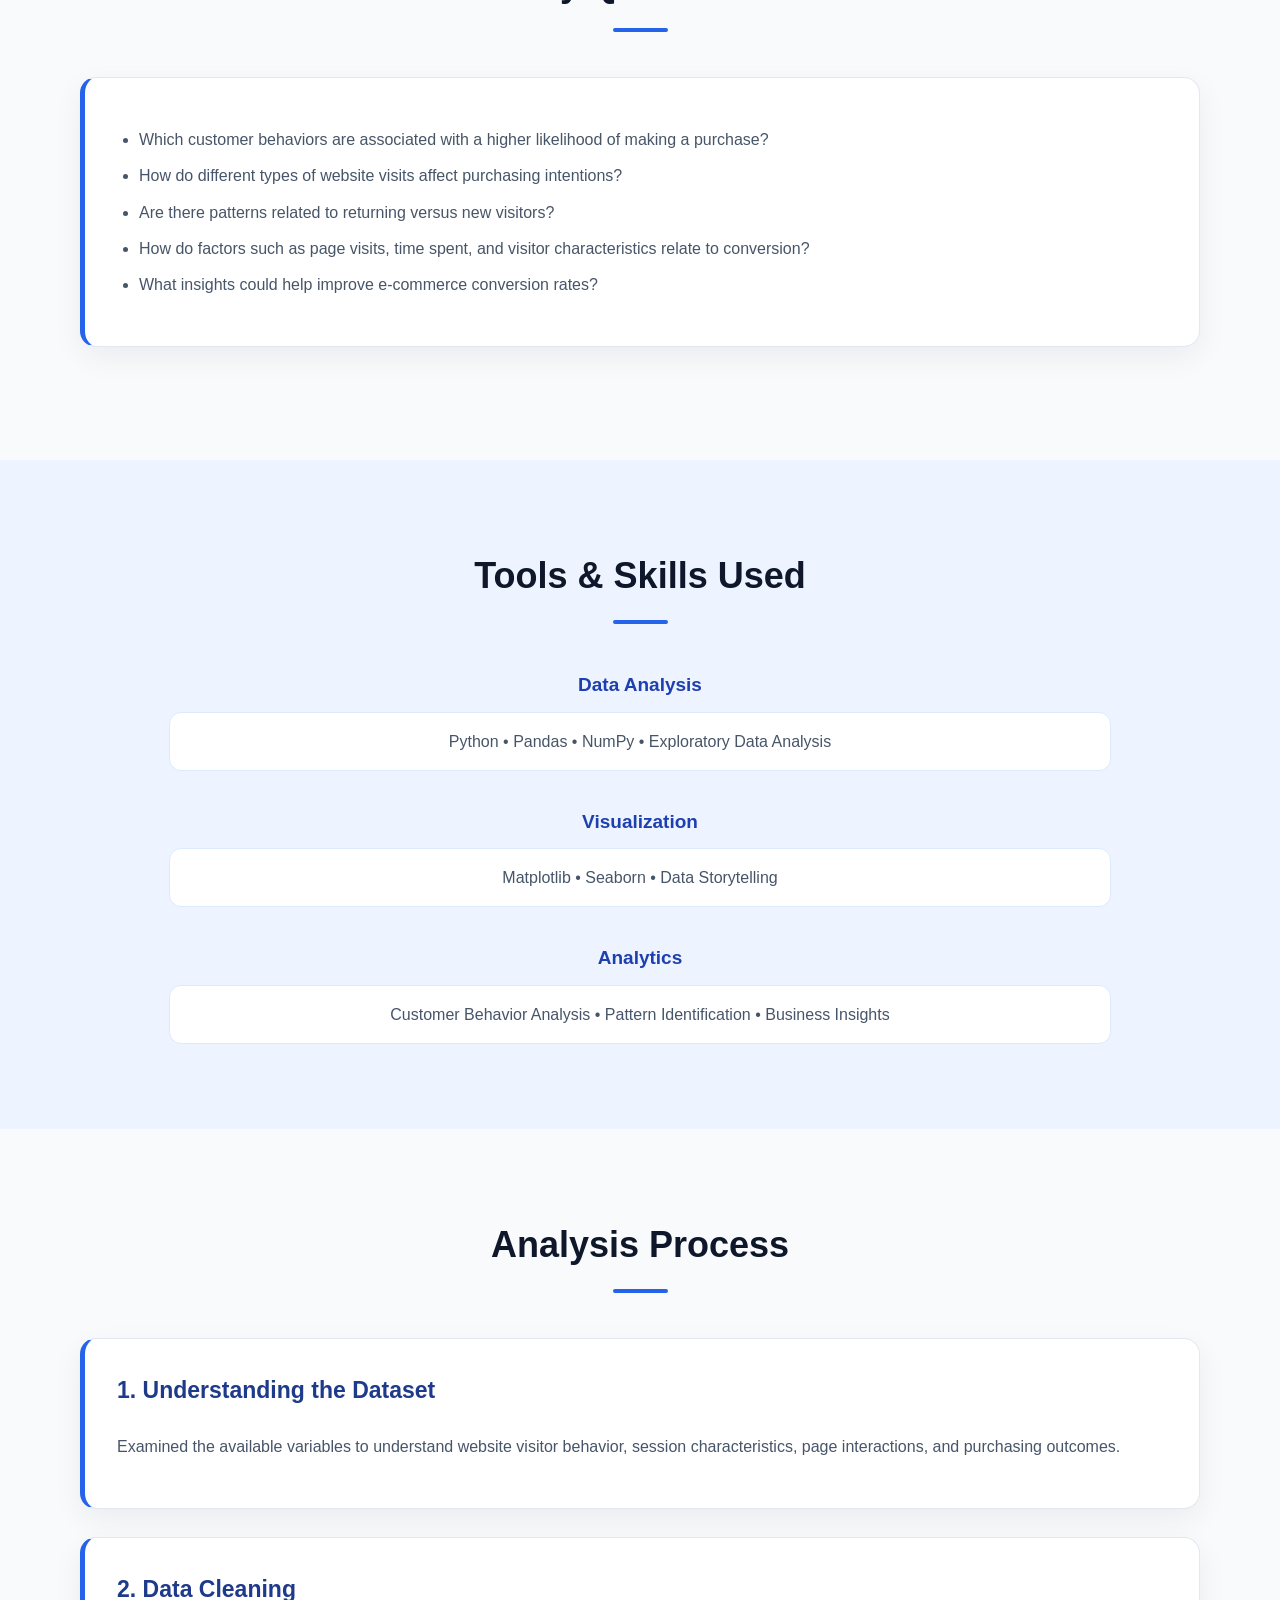
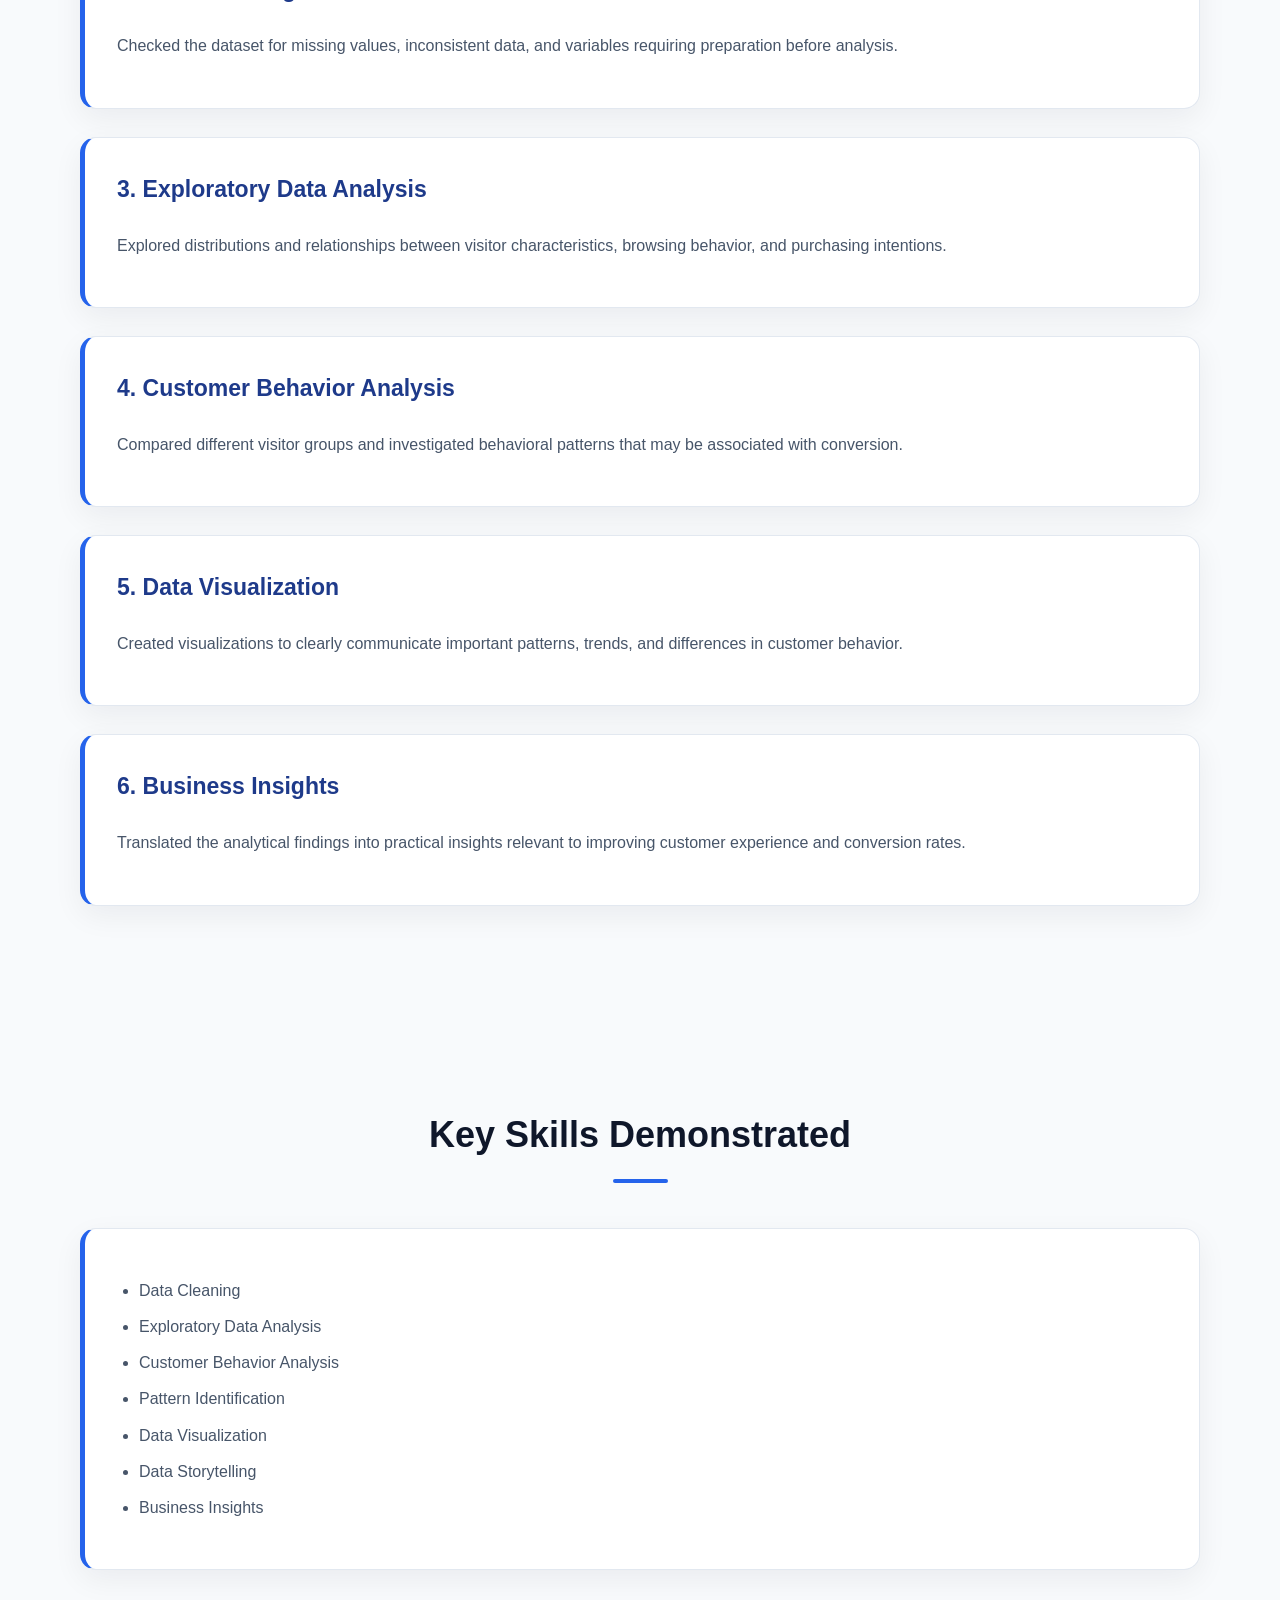
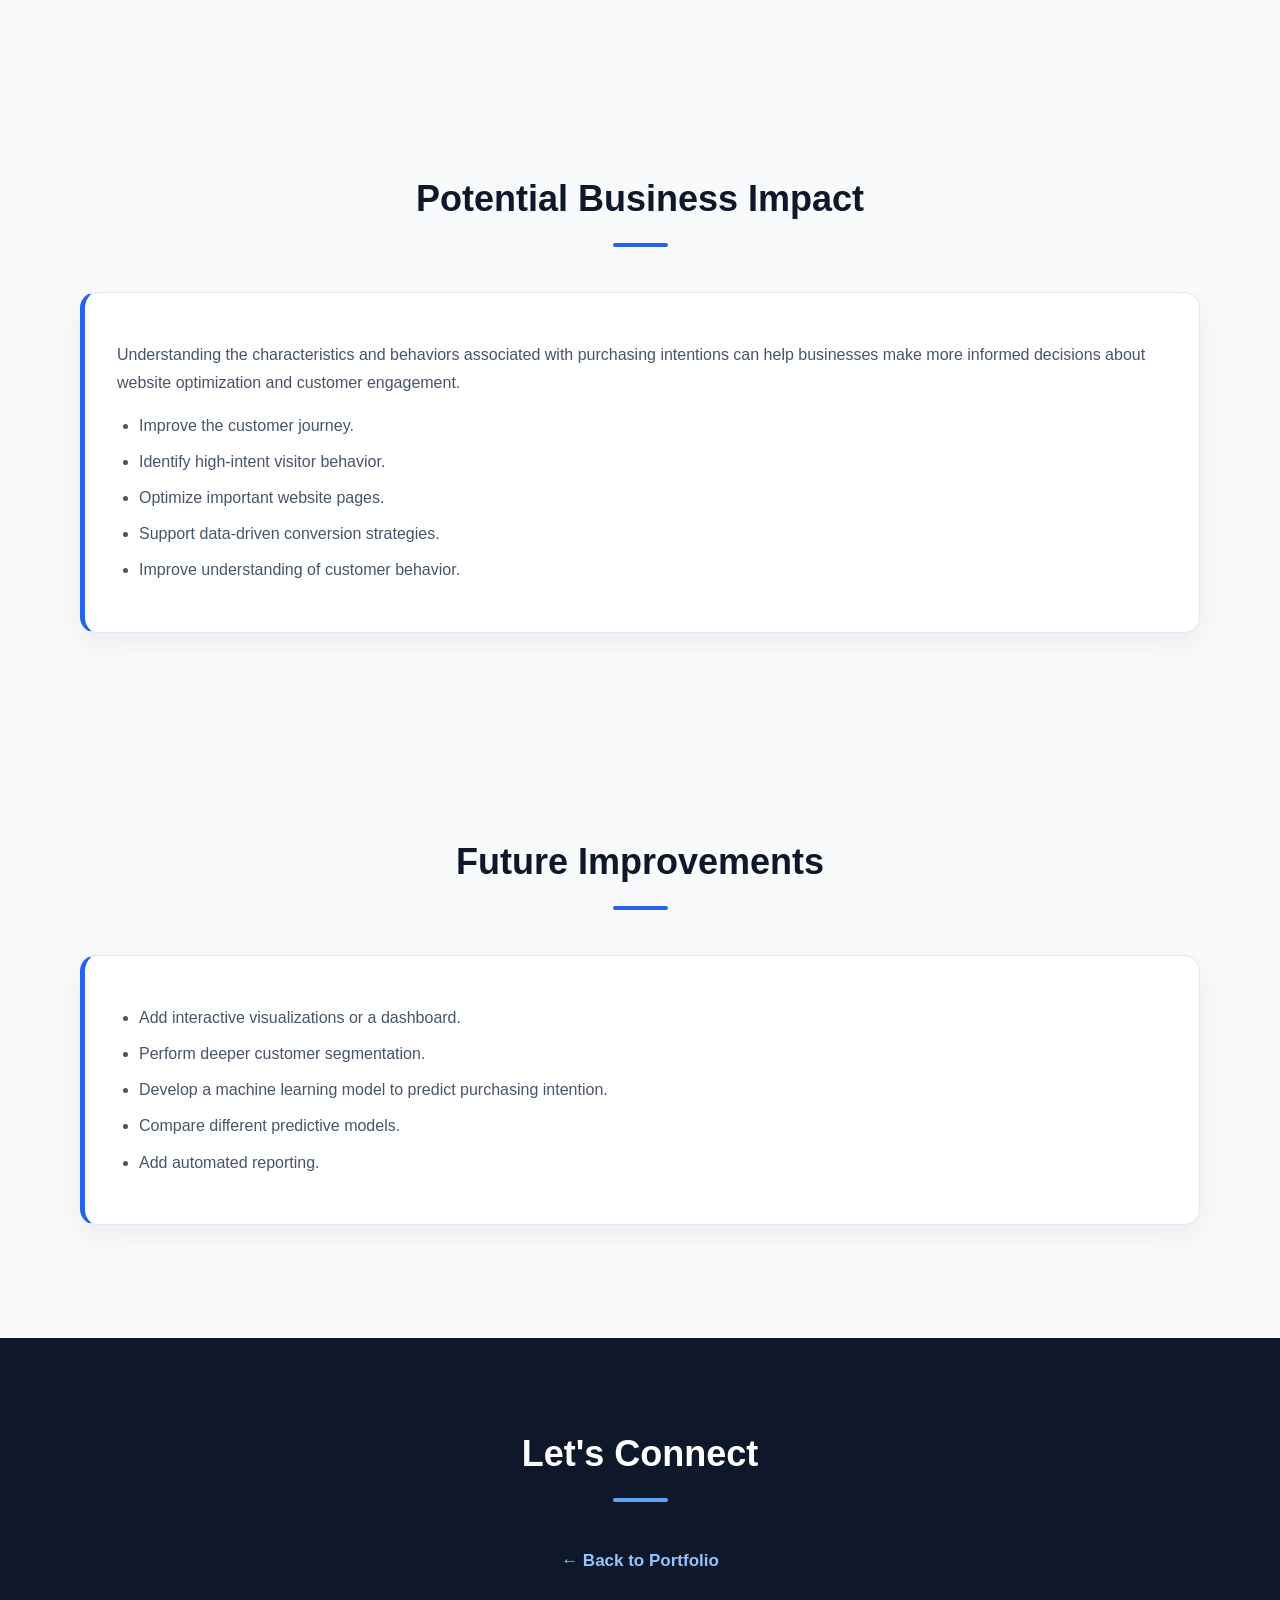
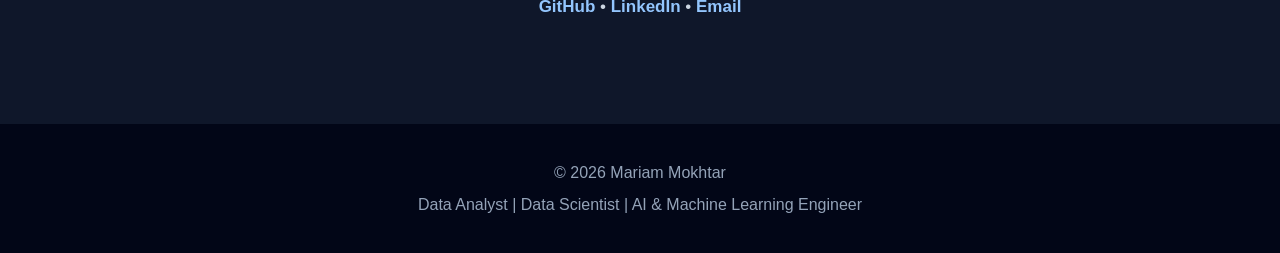
<file: online-shoppers-project.html>
<!DOCTYPE html>
<html lang="en">

<head>
  <meta charset="UTF-8">
  <meta name="viewport" content="width=device-width, initial-scale=1.0">

  <title>Online Shoppers' Purchasing Intentions | Mariam Mokhtar</title>

  <meta
    name="description"
    content="Analysis of online shoppers' purchasing intentions using data analysis and visualization."
  >

  <link rel="stylesheet" href="style.css">
</head>

<body>

  <!-- HEADER -->

  <header>

    <h1>Online Shoppers' Purchasing Intentions</h1>

    <h2>
      Analyzing Customer Behavior and Factors Influencing Online Purchases
    </h2>

    <p>
      Data Analysis • Data Visualization • Customer Behavior •
      Storytelling • Business Insights
    </p>

    <a href="index.html">← Back to Portfolio</a>

  </header>


  <!-- PROJECT OVERVIEW -->

  <section>

    <h2>Project Overview</h2>

    <article>

      <p>
        This project analyzes online shoppers' behavior to understand
        the factors that influence whether a visitor makes a purchase.
      </p>

      <p>
        The analysis focuses on identifying meaningful patterns in
        customer sessions and transforming those findings into insights
        that could help improve e-commerce conversion rates.
      </p>

    </article>

  </section>


  <!-- BUSINESS QUESTION -->

  <section>

    <h2>Business Problem</h2>

    <article>

      <p>
        E-commerce businesses receive many website visitors, but only
        a percentage of those visitors complete a purchase.
      </p>

      <p>
        The objective of this analysis was to explore customer behavior
        and identify patterns associated with purchasing intentions.
      </p>

    </article>

  </section>


  <!-- KEY QUESTIONS -->

  <section>

    <h2>Key Questions</h2>

    <article>

      <ul>
        <li>
          Which customer behaviors are associated with a higher
          likelihood of making a purchase?
        </li>

        <li>
          How do different types of website visits affect purchasing
          intentions?
        </li>

        <li>
          Are there patterns related to returning versus new visitors?
        </li>

        <li>
          How do factors such as page visits, time spent, and visitor
          characteristics relate to conversion?
        </li>

        <li>
          What insights could help improve e-commerce conversion rates?
        </li>
      </ul>

    </article>

  </section>


  <!-- TOOLS -->

  <section id="skills">

    <h2>Tools & Skills Used</h2>

    <h3>Data Analysis</h3>

    <p>
      Python • Pandas • NumPy • Exploratory Data Analysis
    </p>

    <h3>Visualization</h3>

    <p>
      Matplotlib • Seaborn • Data Storytelling
    </p>

    <h3>Analytics</h3>

    <p>
      Customer Behavior Analysis • Pattern Identification •
      Business Insights
    </p>

  </section>


  <!-- PROCESS -->

  <section>

    <h2>Analysis Process</h2>


    <article>

      <h3>1. Understanding the Dataset</h3>

      <p>
        Examined the available variables to understand website visitor
        behavior, session characteristics, page interactions, and
        purchasing outcomes.
      </p>

    </article>


    <article>

      <h3>2. Data Cleaning</h3>

      <p>
        Checked the dataset for missing values, inconsistent data,
        and variables requiring preparation before analysis.
      </p>

    </article>


    <article>

      <h3>3. Exploratory Data Analysis</h3>

      <p>
        Explored distributions and relationships between visitor
        characteristics, browsing behavior, and purchasing intentions.
      </p>

    </article>


    <article>

      <h3>4. Customer Behavior Analysis</h3>

      <p>
        Compared different visitor groups and investigated behavioral
        patterns that may be associated with conversion.
      </p>

    </article>


    <article>

      <h3>5. Data Visualization</h3>

      <p>
        Created visualizations to clearly communicate important
        patterns, trends, and differences in customer behavior.
      </p>

    </article>


    <article>

      <h3>6. Business Insights</h3>

      <p>
        Translated the analytical findings into practical insights
        relevant to improving customer experience and conversion rates.
      </p>

    </article>

  </section>


  <!-- SKILLS -->

  <section>

    <h2>Key Skills Demonstrated</h2>

    <article>

      <ul>
        <li>Data Cleaning</li>
        <li>Exploratory Data Analysis</li>
        <li>Customer Behavior Analysis</li>
        <li>Pattern Identification</li>
        <li>Data Visualization</li>
        <li>Data Storytelling</li>
        <li>Business Insights</li>
      </ul>

    </article>

  </section>


  <!-- INSIGHTS -->

  <section>

    <h2>Potential Business Impact</h2>

    <article>

      <p>
        Understanding the characteristics and behaviors associated
        with purchasing intentions can help businesses make more
        informed decisions about website optimization and customer
        engagement.
      </p>

      <ul>
        <li>Improve the customer journey.</li>
        <li>Identify high-intent visitor behavior.</li>
        <li>Optimize important website pages.</li>
        <li>Support data-driven conversion strategies.</li>
        <li>Improve understanding of customer behavior.</li>
      </ul>

    </article>

  </section>


  <!-- FUTURE IMPROVEMENTS -->

  <section>

    <h2>Future Improvements</h2>

    <article>

      <ul>
        <li>Add interactive visualizations or a dashboard.</li>
        <li>Perform deeper customer segmentation.</li>
        <li>Develop a machine learning model to predict purchasing intention.</li>
        <li>Compare different predictive models.</li>
        <li>Add automated reporting.</li>
      </ul>

    </article>

  </section>


  <!-- CONTACT -->

  <section id="contact">

    <h2>Let's Connect</h2>

    <p>
      <a href="index.html">← Back to Portfolio</a>
    </p>

    <p>

      <a
        href="https://github.com/Mariam-Neanaii"
        target="_blank"
        rel="noopener noreferrer"
      >
        GitHub
      </a>

      •

      <a
        href="https://www.linkedin.com/in/mariam-mokhtar-a50455157/"
        target="_blank"
        rel="noopener noreferrer"
      >
        LinkedIn
      </a>

      •

      <a href="mailto:mariam.neanaii@gmail.com">
        Email
      </a>

    </p>

  </section>


  <!-- FOOTER -->

  <footer>

    <p>© 2026 Mariam Mokhtar</p>

    <p>
      Data Analyst | Data Scientist | AI & Machine Learning Engineer
    </p>

  </footer>

</body>

</html>
</file>
<file: style.css>
```css
/* ========================================
   MARIAM MOKHTAR PORTFOLIO
   MODERN DATA ANALYST DESIGN
======================================== */

/* ---------- RESET ---------- */

* {
  box-sizing: border-box;
}

html {
  scroll-behavior: smooth;
}

body {
  margin: 0;
  font-family: Arial, Helvetica, sans-serif;
  line-height: 1.7;
  color: #1e293b;
  background: #f8fafc;
}

a {
  transition: 0.2s ease;
}


/* ========================================
   HEADER / HERO
======================================== */


header {
  text-align: center;
  padding: 90px 20px;
  background: #111827;
  color: white;
}

header h1 {
  margin: 0;
  font-size: 52px;
  letter-spacing: 1px;
}

header h2 {
  margin: 15px 0;
  font-size: 25px;
  font-weight: 400;
}

header p {
  max-width: 750px;
  margin: 12px auto;
  font-size: 18px;
  color: #d1d5db;
}

nav {
  margin-top: 35px;
}

nav a {
  color: #dbeafe;
  text-decoration: none;
  margin: 0 10px;
  font-weight: bold;
}

nav a:hover {
  color: white;
}

header > a {
  display: inline-block;
  margin: 25px 7px 0;
  padding: 12px 22px;
  border-radius: 8px;
  background: #2563eb;
  color: white;
  text-decoration: none;
  font-weight: bold;
}

header > a:hover {
  background: #1d4ed8;
}


/* ========================================
   GENERAL SECTIONS
======================================== */

section {
  max-width: 1120px;
  margin: auto;
  padding: 85px 30px;
}

hr {
  display: none;
}

section h2 {
  margin: 0 0 45px;
  text-align: center;
  font-size: 36px;
  color: #0f172a;
}

section h2::after {
  content: "";
  display: block;
  width: 55px;
  height: 4px;
  margin: 14px auto 0;
  border-radius: 5px;
  background: #2563eb;
}


/* ========================================
   ABOUT
======================================== */

#about {
  text-align: center;
}

#about p {
  max-width: 850px;
  margin: 18px auto;
  font-size: 17px;
  color: #475569;
}


/* ========================================
   SKILLS
======================================== */

#skills {
  max-width: none;
  padding-left: max(30px, calc((100% - 1120px) / 2));
  padding-right: max(30px, calc((100% - 1120px) / 2));
  background: #eef4ff;
  text-align: center;
}

#skills h3 {
  margin: 35px 0 10px;
  color: #1e40af;
  font-size: 19px;
}

#skills p {
  max-width: 900px;
  margin: 0 auto;
  padding: 15px 20px;
  border: 1px solid #dbeafe;
  border-radius: 12px;
  background: white;
  color: #475569;
}


/* ========================================
   PROJECT CARDS
======================================== */

#projects > h2,
#additional-projects > h2,
#research > h2,
#activities > h2 {
  text-align: center;
}

article {
  margin: 28px 0;
  padding: 32px;
  border: 1px solid #e2e8f0;
  border-left: 5px solid #2563eb;
  border-radius: 16px;
  background: white;
  box-shadow: 0 10px 30px rgba(15, 23, 42, 0.06);
  transition: 0.25s ease;
}

article:hover {
  transform: translateY(-5px);
  box-shadow: 0 18px 40px rgba(15, 23, 42, 0.1);
}

article h3 {
  margin-top: 0;
  color: #1e3a8a;
  font-size: 23px;
}

article h4 {
  margin: 25px 0 8px;
  color: #334155;
}

article p {
  color: #475569;
}

article ul {
  padding-left: 22px;
}

article li {
  margin-bottom: 9px;
  color: #475569;
}


/* ========================================
   ADDITIONAL PROJECTS
======================================== */

#additional-projects {
  max-width: none;
  padding-left: max(30px, calc((100% - 1120px) / 2));
  padding-right: max(30px, calc((100% - 1120px) / 2));
  background: #f1f5f9;
}


/* ========================================
   RESEARCH
======================================== */

#research {
  max-width: none;
  padding-left: max(30px, calc((100% - 1120px) / 2));
  padding-right: max(30px, calc((100% - 1120px) / 2));
  background: #ffffff;
}


/* ========================================
   EDUCATION
======================================== */

#education {
  text-align: center;
}

#education h3 {
  max-width: 800px;
  margin: auto;
  color: #0f172a;
  font-size: 23px;
}

#education h4 {
  margin-top: 35px;
  color: #2563eb;
}

#education p {
  max-width: 900px;
  margin: 15px auto;
  color: #475569;
}


/* ========================================
   CERTIFICATIONS
======================================== */

#certifications {
  max-width: none;
  padding-left: max(30px, calc((100% - 1120px) / 2));
  padding-right: max(30px, calc((100% - 1120px) / 2));
  background: #eef4ff;
}

#certifications ul {
  max-width: 850px;
  margin: auto;
  padding: 0;
  list-style: none;
}

#certifications li {
  margin: 15px 0;
  padding: 18px 20px;
  border-radius: 10px;
  background: white;
  border-left: 4px solid #2563eb;
  box-shadow: 0 5px 15px rgba(15, 23, 42, 0.04);
}


/* ========================================
   ACTIVITIES
======================================== */

#activities {
  max-width: 1120px;
}


/* ========================================
   CONTACT
======================================== */

#contact {
  max-width: none;
  padding: 85px 30px;
  text-align: center;
  background: #0f172a;
  color: #cbd5e1;
}

#contact h2 {
  color: white;
}

#contact h2::after {
  background: #60a5fa;
}

#contact p {
  font-size: 17px;
}

#contact a {
  color: #93c5fd;
  text-decoration: none;
  font-weight: bold;
}

#contact a:hover {
  color: white;
  text-decoration: underline;
}


/* ========================================
   FOOTER
======================================== */

footer {
  padding: 30px 20px;
  text-align: center;
  background: #020617;
  color: #94a3b8;
}

footer p {
  margin: 5px;
}

/* ========================================
   PROJECT BUTTON
======================================== */

.project-button {
  display: inline-flex;
  align-items: center;
  gap: 10px;

  margin-top: 20px;
  padding: 13px 22px;

  background: linear-gradient(135deg, #2563eb, #1d4ed8);
  color: #ffffff;

  border: 1px solid rgba(255, 255, 255, 0.15);
  border-radius: 10px;

  text-decoration: none;
  font-weight: 600;
  font-size: 15px;

  box-shadow: 0 8px 18px rgba(37, 99, 235, 0.22);

  transition:
    transform 0.25s ease,
    box-shadow 0.25s ease,
    background 0.25s ease;
}

.project-button:hover {
  transform: translateY(-3px);
  background: linear-gradient(135deg, #3b82f6, #2563eb);

  box-shadow: 0 14px 28px rgba(37, 99, 235, 0.32);
}

.project-button:active {
  transform: translateY(-1px);
  box-shadow: 0 6px 14px rgba(37, 99, 235, 0.2);
}


/* ========================================
   MOBILE DESIGN
======================================== */

@media (max-width: 700px) {

  header {
    min-height: auto;
    padding: 75px 20px 60px;
  }

  header h1 {
    font-size: 40px;
  }

  header h2 {
    font-size: 21px;
  }

  header p {
    font-size: 15px;
  }

  nav {
    margin-top: 25px;
  }

  nav a {
    margin: 6px 8px;
    font-size: 13px;
  }

  header > a {
    margin-top: 18px;
    padding: 11px 17px;
  }

  section {
    padding: 60px 20px;
  }

  section h2 {
    margin-bottom: 32px;
    font-size: 29px;
  }

  #skills,
  #additional-projects,
  #research,
  #certifications,
  #contact {
    padding-left: 20px;
    padding-right: 20px;
  }

  article {
    padding: 23px 20px;
  }

  article h3 {
    font-size: 20px;
  }

}
```
</file>
